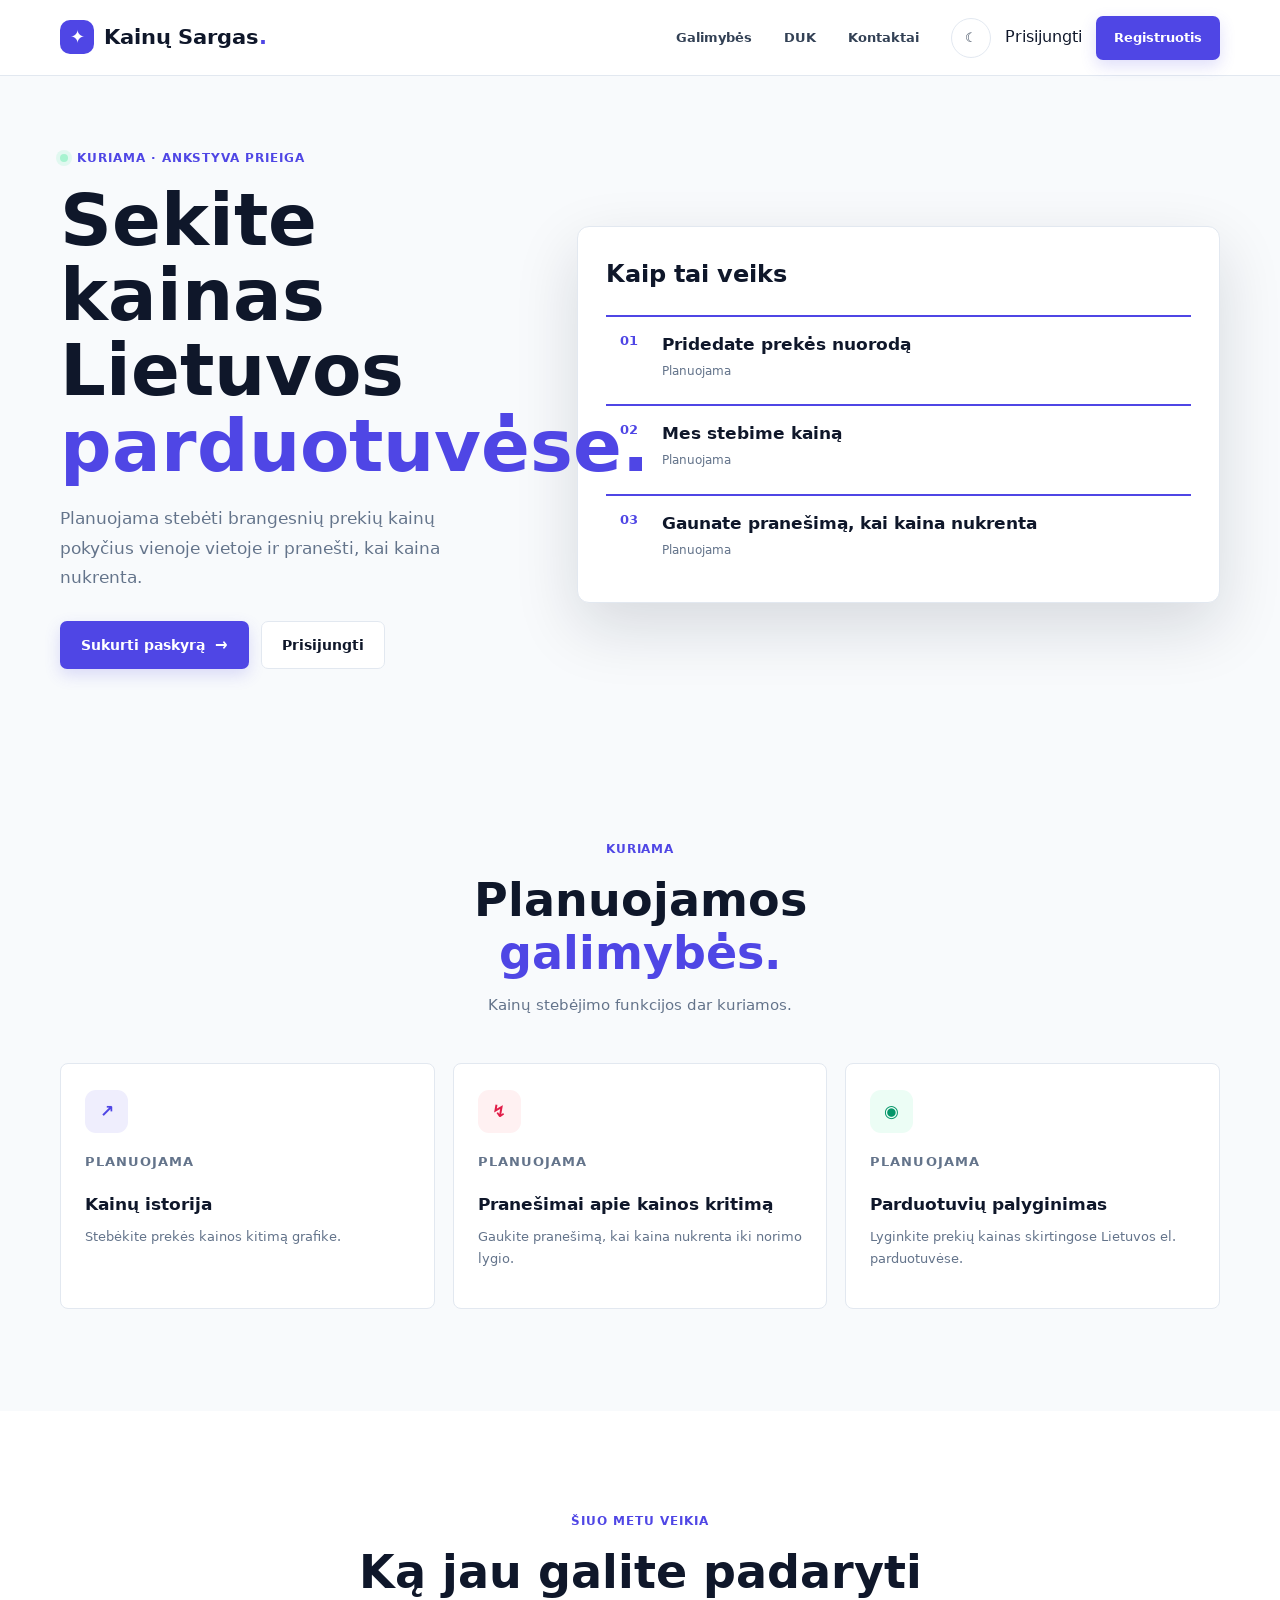
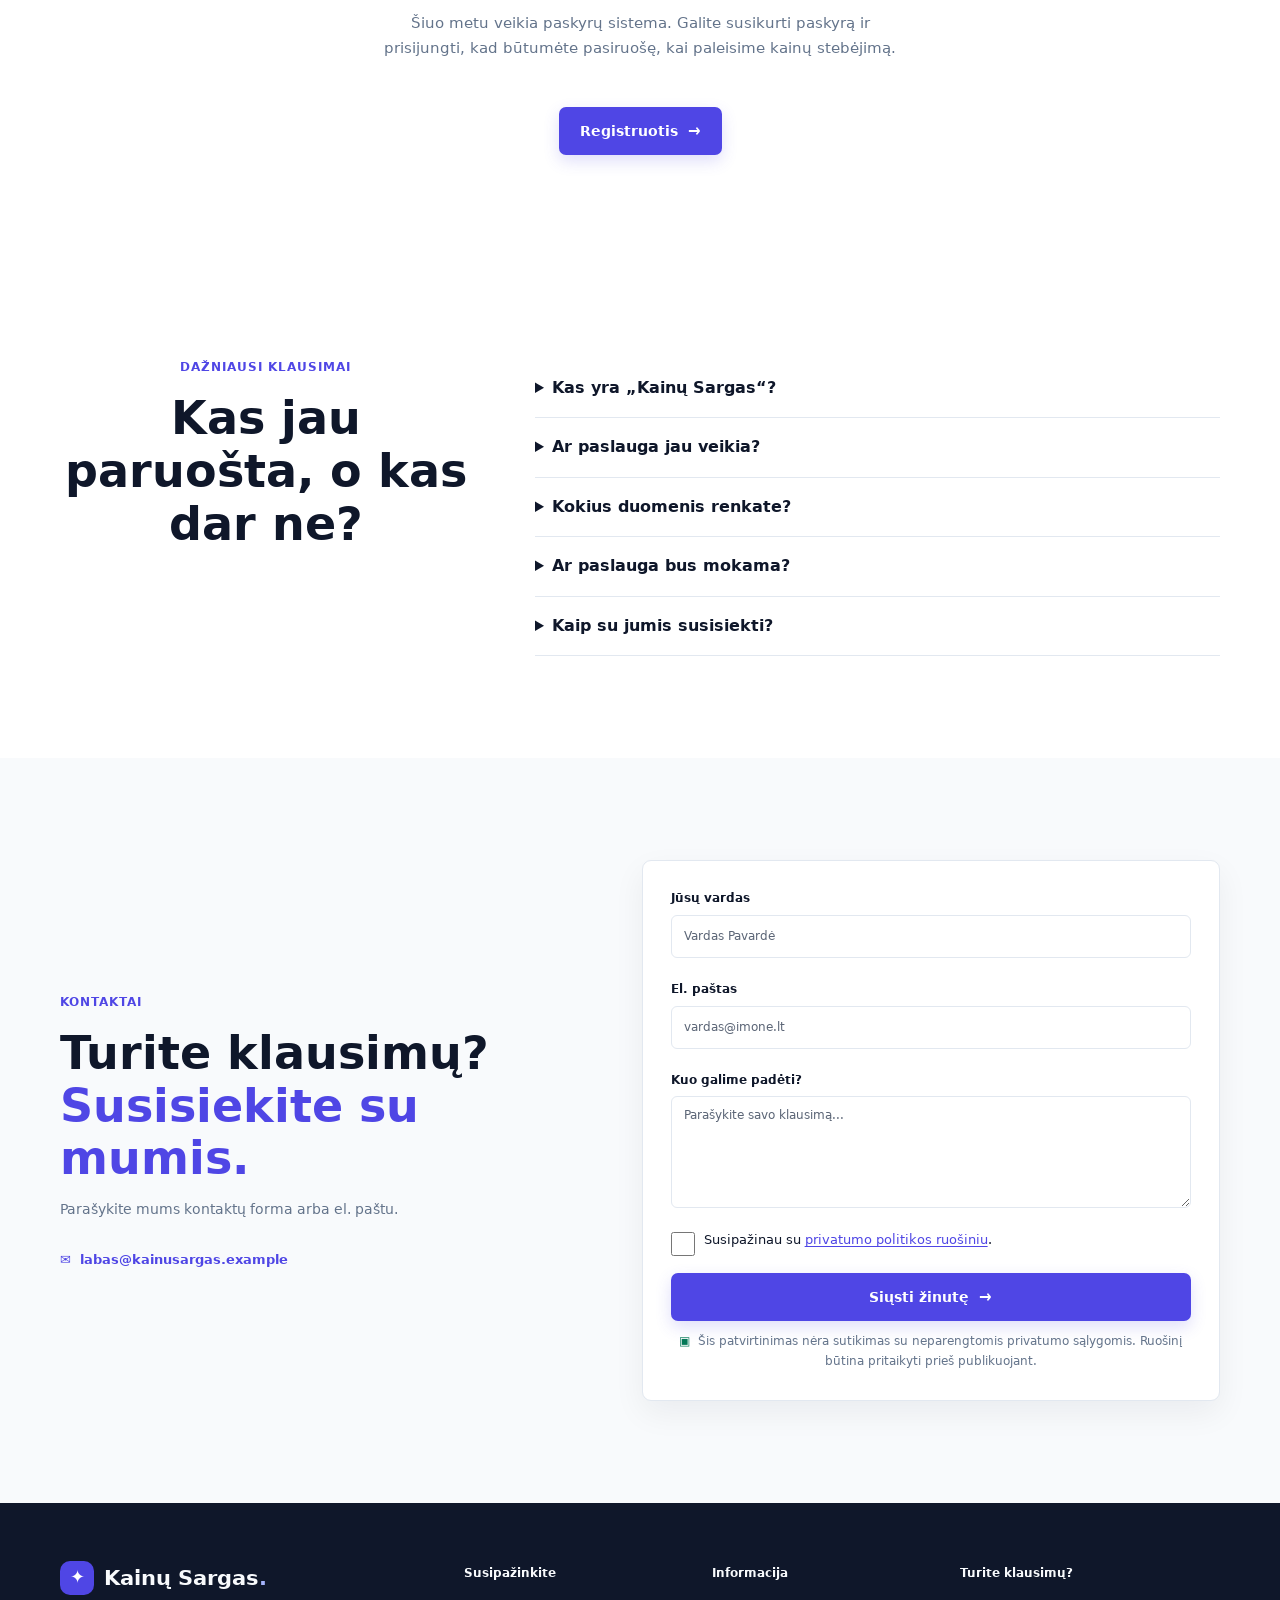
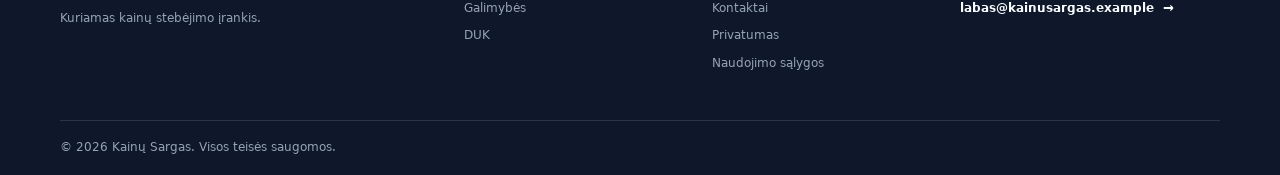
<file: index.html>
<!doctype html>
<html lang="lt" data-theme="light">
<head>
  <meta charset="utf-8">
  <meta name="viewport" content="width=device-width, initial-scale=1">
  <meta name="theme-color" content="#4f46e5">
  <meta name="description" content="„Kainų Sargas“ – kuriamas įrankis prekių kainoms Lietuvos internetinėse parduotuvėse stebėti. Šiuo metu veikia paskyrų sistema.">
  <meta name="robots" content="index, follow">
  <meta property="og:type" content="website">
  <meta property="og:locale" content="lt_LT">
  <meta property="og:title" content="Kainų Sargas – kainų stebėjimas Lietuvos parduotuvėse">
  <meta property="og:description" content="Kuriamas įrankis prekių kainoms Lietuvos internetinėse parduotuvėse stebėti. Šiuo metu veikia paskyrų sistema.">
  <meta property="og:url" content="https://kainusargas.example/">
  <meta property="og:image" content="https://kainusargas.example/assets/og-cover.png">
  <meta property="og:image:width" content="1200">
  <meta property="og:image:height" content="630">
  <link rel="canonical" href="https://kainusargas.example/">
  <meta name="twitter:card" content="summary_large_image">
  <meta name="twitter:image" content="https://kainusargas.example/assets/og-cover.png">
  <meta name="twitter:title" content="Kainų Sargas – kainų stebėjimas Lietuvos parduotuvėse">
  <meta name="twitter:description" content="Kuriamas įrankis prekių kainoms Lietuvos internetinėse parduotuvėse stebėti. Šiuo metu veikia paskyrų sistema.">
  <title>Kainų Sargas – kainų stebėjimas Lietuvos parduotuvėse</title>
  <link rel="icon" href="assets/favicon.svg" type="image/svg+xml">
  <link rel="apple-touch-icon" href="assets/favicon-180.png">
  <script src="site-config.js"></script>
  <script src="theme-init.js"></script>
  <link rel="stylesheet" href="style.css">
  <script src="script.js" defer></script>
</head>
<body>
  <a class="skip-link" href="#main">Pereiti prie turinio</a>

  <!-- Sticky navigation keeps the primary actions available throughout the page. -->
  <header class="site-header" id="top">
    <div class="container header-inner">
      <a class="brand" href="#top" aria-label="Kainų Sargas: pradžia" data-brand-home>
        <span class="brand-mark" aria-hidden="true"><span class="icon icon-compass" aria-hidden="true"></span></span>
        <span><span data-brand-name>Kainų Sargas</span><span class="brand-period">.</span></span>
      </a>

      <button class="menu-toggle" type="button" aria-label="Atidaryti navigacijos meniu" aria-expanded="false" aria-controls="primary-navigation">
        <span></span><span></span><span></span>
      </button>

      <nav class="primary-navigation" id="primary-navigation" aria-label="Pagrindinė navigacija">
        <a href="#features">Galimybės</a>
        <a href="#faq">DUK</a>
        <a href="#contact">Kontaktai</a>
        <div class="mobile-nav-actions">
          <a data-auth-nav="login" href="login.html">Prisijungti</a>
          <a data-auth-nav="register" class="button button-primary button-small" href="register.html">Registruotis</a>
          <a data-auth-nav="dashboard" class="button button-primary button-small" href="dashboard.html" hidden>Mano paskyra</a>
        </div>
      </nav>

      <div class="header-actions">
        <button class="theme-toggle theme-toggle-desktop" type="button" aria-label="Įjungti tamsią temą" aria-pressed="false" title="Keisti spalvų temą">
          <span class="icon icon-moon" aria-hidden="true"></span>
          <span class="theme-toggle-label">Tamsi tema</span>
        </button>
        <a data-auth-nav="login" href="login.html">Prisijungti</a>
        <a data-auth-nav="register" class="button button-primary button-small" href="register.html">Registruotis</a>
        <a data-auth-nav="dashboard" class="button button-primary button-small" href="dashboard.html" hidden>Mano paskyra</a>
      </div>
    </div>
  </header>

  <main id="main">
    <section class="hero section-shell" aria-labelledby="hero-title">
      <div class="container hero-layout">
        <div class="hero-copy">
          <p class="eyebrow"><span class="eyebrow-dot"></span> Kuriama · ankstyva prieiga</p>
          <h1 id="hero-title">Sekite kainas Lietuvos <span>parduotuvėse.</span></h1>
          <p class="hero-description">Planuojama stebėti brangesnių prekių kainų pokyčius vienoje vietoje ir pranešti, kai kaina nukrenta.</p>
          <div class="hero-actions">
            <a class="button button-primary" href="register.html">Sukurti paskyrą <span class="icon icon-arrow-right" aria-hidden="true"></span></a>
            <a class="button button-secondary" href="login.html">Prisijungti</a>
          </div>
        </div>
        <div class="hero-plan-card">
          <h2>Kaip tai veiks</h2>
          <ol class="steps-grid">
            <li><span class="step-number">01</span><h3>Pridedate prekės nuorodą</h3><p>Planuojama</p></li>
            <li><span class="step-number">02</span><h3>Mes stebime kainą</h3><p>Planuojama</p></li>
            <li><span class="step-number">03</span><h3>Gaunate pranešimą, kai kaina nukrenta</h3><p>Planuojama</p></li>
          </ol>
        </div>
      </div>
    </section>

    <section class="section section-soft" id="features" aria-labelledby="features-title">
      <div class="container">
        <div class="section-heading">
          <p class="eyebrow">Kuriama</p>
          <h2 id="features-title">Planuojamos <span>galimybės.</span></h2>
          <p>Kainų stebėjimo funkcijos dar kuriamos.</p>
        </div>
        <div class="feature-grid">
          <article class="feature-card">
            <div class="feature-icon icon-indigo"><span class="icon icon-chart-line" aria-hidden="true"></span></div>
            <p class="eyebrow">Planuojama</p>
            <h3>Kainų istorija</h3>
            <p>Stebėkite prekės kainos kitimą grafike.</p>
          </article>
          <article class="feature-card">
            <div class="feature-icon icon-coral"><span class="icon icon-bolt" aria-hidden="true"></span></div>
            <p class="eyebrow">Planuojama</p>
            <h3>Pranešimai apie kainos kritimą</h3>
            <p>Gaukite pranešimą, kai kaina nukrenta iki norimo lygio.</p>
          </article>
          <article class="feature-card">
            <div class="feature-icon icon-mint"><span class="icon icon-circle-nodes" aria-hidden="true"></span></div>
            <p class="eyebrow">Planuojama</p>
            <h3>Parduotuvių palyginimas</h3>
            <p>Lyginkite prekių kainas skirtingose Lietuvos el. parduotuvėse.</p>
          </article>
        </div>
      </div>
    </section>

    <section class="section" id="account-ready" aria-labelledby="account-ready-title">
      <div class="container">
        <div class="section-heading">
          <p class="eyebrow">Šiuo metu veikia</p>
          <h2 id="account-ready-title">Ką jau galite padaryti</h2>
          <p>Šiuo metu veikia paskyrų sistema. Galite susikurti paskyrą ir prisijungti, kad būtumėte pasiruošę, kai paleisime kainų stebėjimą.</p>
        </div>
        <div class="hero-actions account-ready-action">
          <a class="button button-primary" href="register.html">Registruotis <span class="icon icon-arrow-right" aria-hidden="true"></span></a>
        </div>
      </div>
    </section>

    <section class="section faq-section" id="faq" aria-labelledby="faq-title">
      <div class="container faq-layout">
        <div class="section-heading">
          <p class="eyebrow">Dažniausi klausimai</p>
          <h2 id="faq-title">Kas jau paruošta, o kas dar ne?</h2>
        </div>
        <div class="faq-list">
          <details><summary>Kas yra „<span data-brand-name>Kainų Sargas</span>“?</summary><p>Tai įrankis, skirtas stebėti prekių kainas Lietuvos internetinėse parduotuvėse ir pranešti joms nukritus.</p></details>
          <details><summary>Ar paslauga jau veikia?</summary><p>Produktas kuriamas. Paskyrų sistema veikia, tačiau kainų stebėjimo funkcijos dar kuriamos.</p></details>
          <details><summary>Kokius duomenis renkate?</summary><p>Paskyrai sukurti renkamas el. pašto adresas. Slaptažodis saugomas kaip maiša, o prisijungimo sesija – naršyklės vietinėje saugykloje. Kontaktų forma gali rinkti vardą, el. paštą ir žinutę. Daugiau informacijos pateikta <a href="privacy.html">privatumo politikoje</a>.</p></details>
          <details><summary>Ar paslauga bus mokama?</summary><p>Dar sprendžiama.</p></details>
          <details><summary>Kaip su jumis susisiekti?</summary><p>Užpildykite kontaktų formą puslapio apačioje arba parašykite el. paštu.</p></details>
        </div>
      </div>
    </section>

    <section class="section contact-section" id="contact" aria-labelledby="contact-title">
      <div class="container contact-layout">
        <div class="contact-copy">
          <p class="eyebrow">Kontaktai</p>
          <h2 id="contact-title">Turite klausimų? <span>Susisiekite su mumis.</span></h2>
          <p>Parašykite mums kontaktų forma arba el. paštu.</p>
          <a class="contact-email" href="mailto:labas@kainusargas.example" data-contact-link><span class="icon icon-envelope" aria-hidden="true"></span> <span data-contact-email>labas@kainusargas.example</span></a>
        </div>
        <form class="contact-form" id="contact-form" method="post" novalidate>
          <div class="form-honeypot" aria-hidden="true"><label for="contact-website">Palikite šį lauką tuščią</label><input id="contact-website" name="website" type="text" tabindex="-1" autocomplete="off"></div>
          <div class="form-field">
            <label for="contact-name">Jūsų vardas</label>
            <input id="contact-name" name="name" type="text" autocomplete="name" placeholder="Vardas Pavardė" required minlength="2" maxlength="80" aria-describedby="name-error">
            <span class="field-error" id="name-error" aria-live="polite"></span>
          </div>
          <div class="form-field">
            <label for="contact-email">El. paštas</label>
            <input id="contact-email" name="email" type="email" autocomplete="email" placeholder="vardas@imone.lt" required maxlength="254" aria-describedby="email-error">
            <span class="field-error" id="email-error" aria-live="polite"></span>
          </div>
          <div class="form-field">
            <label for="contact-message">Kuo galime padėti?</label>
            <textarea id="contact-message" name="message" rows="4" placeholder="Parašykite savo klausimą..." required minlength="10" maxlength="2000" aria-describedby="message-error"></textarea>
            <span class="field-error" id="message-error" aria-live="polite"></span>
          </div>
          <div class="form-consent">
            <label><input id="privacy-ack" name="privacy_ack" type="checkbox" required aria-describedby="privacy-error"><span>Susipažinau su <a href="privacy.html">privatumo politikos ruošiniu</a>.</span></label>
            <span class="field-error" id="privacy-error" aria-live="polite"></span>
          </div>
          <button class="button button-primary form-submit" type="submit">Siųsti žinutę <span class="icon icon-arrow-right" aria-hidden="true"></span></button>
          <noscript><p class="noscript-note">Forma veikia tik įjungus JavaScript. Rašykite el. paštu: <a href="mailto:labas@kainusargas.example">labas@kainusargas.example</a>.</p></noscript>
          <p class="form-privacy"><span class="icon icon-lock" aria-hidden="true"></span> Šis patvirtinimas nėra sutikimas su neparengtomis privatumo sąlygomis. Ruošinį būtina pritaikyti prieš publikuojant.</p>
        </form>
      </div>
    </section>
  </main>

  <footer class="site-footer" id="footer">
    <div class="container footer-main">
      <div class="footer-brand-block">
        <a class="brand" href="#top" aria-label="Kainų Sargas: pradžia" data-brand-home><span class="brand-mark" aria-hidden="true"><span class="icon icon-compass" aria-hidden="true"></span></span><span><span data-brand-name>Kainų Sargas</span><span class="brand-period">.</span></span></a>
        <p>Kuriamas kainų stebėjimo įrankis.</p>
      </div>
      <div class="footer-links"><h2>Susipažinkite</h2><a href="#features">Galimybės</a><a href="#faq">DUK</a></div>
      <div class="footer-links"><h2>Informacija</h2><a href="#contact">Kontaktai</a><a href="privacy.html">Privatumas</a><a href="terms.html">Naudojimo sąlygos</a></div>
      <div class="footer-contact"><h2>Turite klausimų?</h2><a class="contact-email" href="mailto:labas@kainusargas.example" data-contact-link><span data-contact-email>labas@kainusargas.example</span><span class="icon icon-arrow-right" aria-hidden="true"></span></a></div>
    </div>
    <div class="container footer-bottom"><p>© <span id="current-year">2026</span> <span data-brand-name>Kainų Sargas</span>. Visos teisės saugomos.</p></div>
  </footer>

  <div class="toast" id="form-toast" role="status" aria-live="polite" aria-atomic="true">
    <span class="toast-icon"><span class="icon icon-check" aria-hidden="true"></span></span>
    <div><strong class="toast-title">Pranešimas</strong><span class="toast-message"></span></div>
    <button class="toast-close" type="button" aria-label="Uždaryti pranešimą"><span class="icon icon-xmark" aria-hidden="true"></span></button>
  </div>
</body>
</html>
</file>
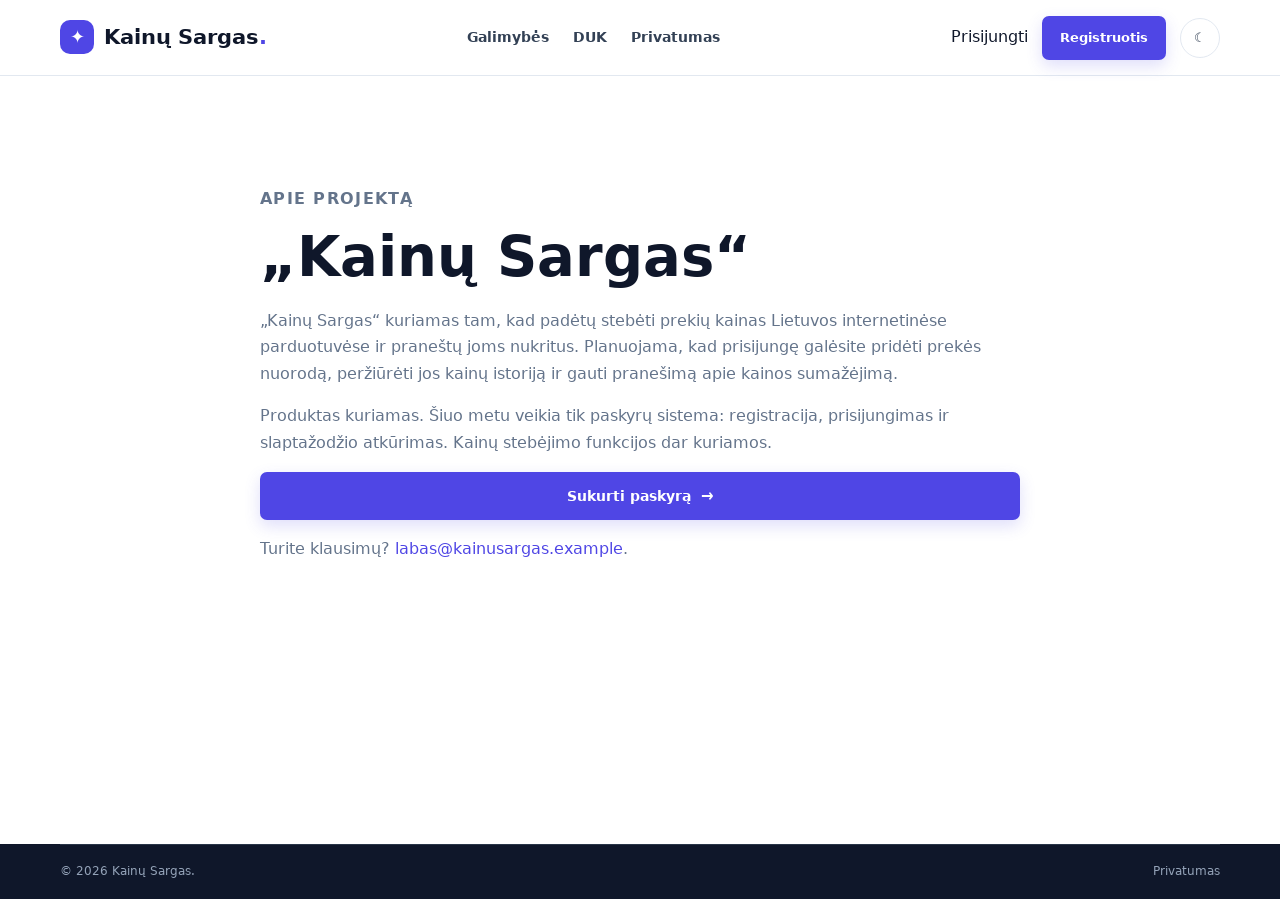
<file: about.html>
<!doctype html>
<html lang="lt" data-theme="light">
<head>
  <meta charset="utf-8">
  <meta name="viewport" content="width=device-width, initial-scale=1">
  <meta name="theme-color" content="#4f46e5">
  <meta name="description" content="Apie „Kainų Sargą“ – kuriamą įrankį prekių kainoms Lietuvos internetinėse parduotuvėse stebėti.">
  <title>Apie projektą – Kainų Sargas</title>
  <link rel="icon" href="assets/favicon.svg" type="image/svg+xml">
  <script src="site-config.js"></script>
  <script src="theme-init.js"></script>
  <link rel="stylesheet" href="style.css">
  <script src="script.js" defer></script>
</head>
<body class="document-page">
  <a class="skip-link" href="#main">Pereiti prie turinio</a>
  <header class="site-header">
    <div class="container header-inner">
      <a class="brand" href="index.html" data-brand-home><span class="brand-mark" aria-hidden="true"><span class="icon icon-compass"></span></span><span><span data-brand-name>Kainų Sargas</span><span class="brand-period">.</span></span></a>
      <nav class="document-nav" aria-label="Puslapio navigacija"><a href="index.html#features">Galimybės</a><a href="index.html#faq">DUK</a><a href="privacy.html">Privatumas</a></nav>
      <div class="header-actions document-header-actions"><a data-auth-nav="login" href="login.html">Prisijungti</a><a data-auth-nav="register" class="button button-primary button-small" href="register.html">Registruotis</a><a data-auth-nav="dashboard" class="button button-primary button-small" href="dashboard.html" hidden>Mano paskyra</a><button class="theme-toggle document-theme-toggle" type="button" aria-label="Įjungti tamsią temą" aria-pressed="false"><span class="icon icon-moon" aria-hidden="true"></span><span class="theme-toggle-label">Tamsi tema</span></button></div>
    </div>
  </header>
  <main class="document-content container" id="main">
    <p class="eyebrow">Apie projektą</p>
    <h1>„Kainų Sargas“</h1>
    <p>„Kainų Sargas“ kuriamas tam, kad padėtų stebėti prekių kainas Lietuvos internetinėse parduotuvėse ir praneštų joms nukritus. Planuojama, kad prisijungę galėsite pridėti prekės nuorodą, peržiūrėti jos kainų istoriją ir gauti pranešimą apie kainos sumažėjimą.</p>
    <p>Produktas kuriamas. Šiuo metu veikia tik paskyrų sistema: registracija, prisijungimas ir slaptažodžio atkūrimas. Kainų stebėjimo funkcijos dar kuriamos.</p>
    <p><a class="button button-primary" href="register.html">Sukurti paskyrą <span class="icon icon-arrow-right" aria-hidden="true"></span></a></p>
    <p>Turite klausimų? <a href="mailto:labas@kainusargas.example" data-contact-link data-contact-email>labas@kainusargas.example</a>.</p>
  </main>
  <footer class="site-footer"><div class="container footer-bottom"><p>© <span id="current-year">2026</span> <span data-brand-name>Kainų Sargas</span>.</p><a href="privacy.html">Privatumas</a></div></footer>
</body>
</html>
</file>
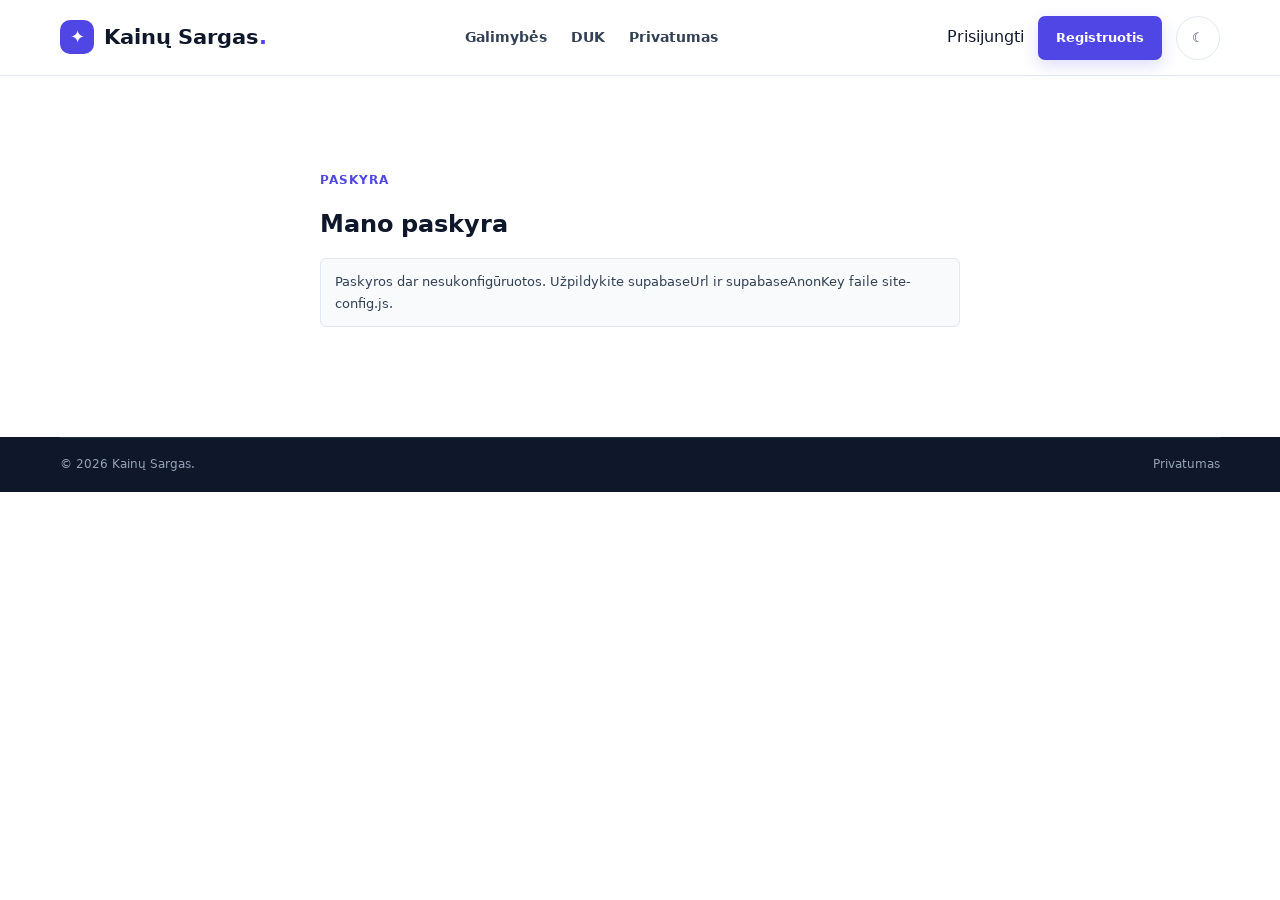
<file: dashboard.html>
<!doctype html>
<html lang="lt" data-theme="light">
<head>
  <meta charset="utf-8">
  <meta name="viewport" content="width=device-width, initial-scale=1">
  <meta name="theme-color" content="#4f46e5">
  <meta name="robots" content="noindex">
  <title>Mano paskyra – Kainų Sargas</title>
  <link rel="icon" href="assets/favicon.svg" type="image/svg+xml">
  <script src="site-config.js"></script>
  <script src="theme-init.js"></script>
  <link rel="stylesheet" href="style.css">
  <script src="script.js" defer></script>
</head>
<body class="document-page auth-page" data-auth-page="dashboard">
  <a class="skip-link" href="#main">Pereiti prie turinio</a>
  <header class="site-header">
    <div class="container header-inner">
      <a class="brand" href="index.html" data-brand-home><span class="brand-mark" aria-hidden="true"><span class="icon icon-compass"></span></span><span><span data-brand-name>Kainų Sargas</span><span class="brand-period">.</span></span></a>
      <nav class="document-nav" aria-label="Puslapio navigacija"><a href="index.html#features">Galimybės</a><a href="index.html#faq">DUK</a><a href="privacy.html">Privatumas</a></nav>
      <div class="header-actions document-header-actions">
        <a data-auth-nav="login" href="login.html">Prisijungti</a>
        <a data-auth-nav="register" class="button button-primary button-small" href="register.html">Registruotis</a>
        <a data-auth-nav="dashboard" href="dashboard.html" hidden>Mano paskyra</a>
        <button class="theme-toggle document-theme-toggle" type="button" aria-label="Įjungti tamsią temą" aria-pressed="false"><span class="icon icon-moon" aria-hidden="true"></span><span class="theme-toggle-label">Tamsi tema</span></button>
      </div>
    </div>
  </header>
  <main class="access-layout container" id="main">
    <section class="access-panel" aria-labelledby="dashboard-title">
      <p class="eyebrow">Paskyra</p>
      <h1 id="dashboard-title">Mano paskyra</h1>
      <p id="dashboard-message" class="auth-message" role="status">Tikrinama paskyra…</p>
      <!-- JavaScript nukreipimas yra tik patogumas; tikrą duomenų apsaugą užtikrina RLS visose lentelėse. -->
      <div id="dashboard-content" hidden>
        <p>Prisijungėte kaip <strong id="account-email"></strong>.</p>
        <p>Čia netrukus bus jūsų paskyros turinys.</p>
        <button class="button button-primary" id="sign-out" type="button">Atsijungti</button>
      </div>
    </section>
  </main>
  <footer class="site-footer"><div class="container footer-bottom"><p>© <span id="current-year">2026</span> <span data-brand-name>Kainų Sargas</span>.</p><a href="privacy.html">Privatumas</a></div></footer>
  <script>
    if (location.protocol === 'file:') {
      const message = document.querySelector('#auth-config-message, #dashboard-message');
      if (message) {
        message.textContent = 'Šiam puslapiui reikia http(s). Paleiskite per python3 -m http.server.';
        message.hidden = false;
      }
    }
  </script>
  <script src="assets/vendor/supabase.js"></script>
  <script type="module" src="auth.js"></script>
</body>
</html>
</file>
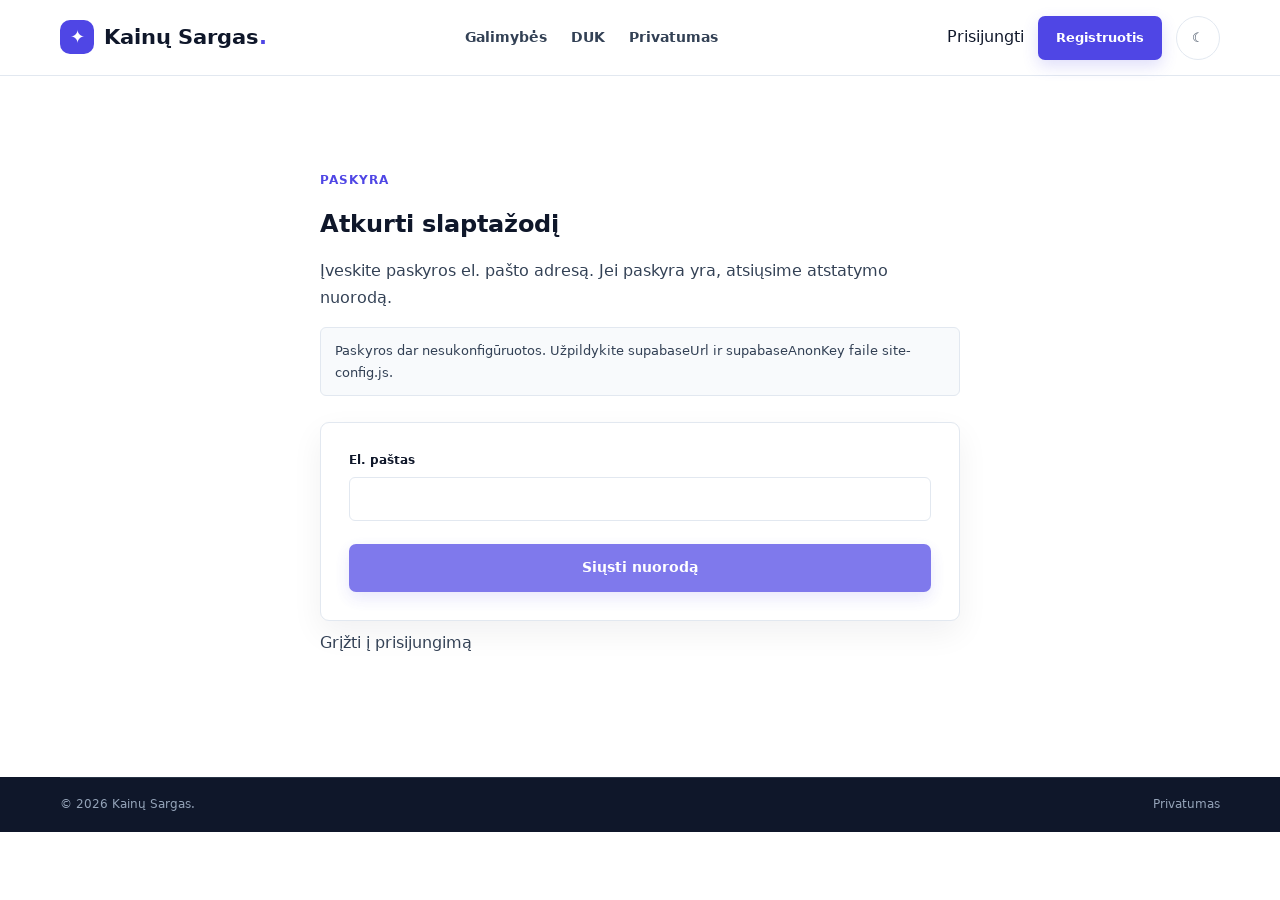
<file: forgot-password.html>
<!doctype html>
<html lang="lt" data-theme="light">
<head>
  <meta charset="utf-8">
  <meta name="viewport" content="width=device-width, initial-scale=1">
  <meta name="theme-color" content="#4f46e5">
  <meta name="robots" content="noindex">
  <title>Slaptažodžio atkūrimas – Kainų Sargas</title>
  <link rel="icon" href="assets/favicon.svg" type="image/svg+xml">
  <script src="site-config.js"></script>
  <script src="theme-init.js"></script>
  <link rel="stylesheet" href="style.css">
  <script src="script.js" defer></script>
</head>
<body class="document-page auth-page" data-auth-page="forgot-password">
  <a class="skip-link" href="#main">Pereiti prie turinio</a>
  <header class="site-header">
    <div class="container header-inner">
      <a class="brand" href="index.html" data-brand-home><span class="brand-mark" aria-hidden="true"><span class="icon icon-compass"></span></span><span><span data-brand-name>Kainų Sargas</span><span class="brand-period">.</span></span></a>
      <nav class="document-nav" aria-label="Puslapio navigacija"><a href="index.html#features">Galimybės</a><a href="index.html#faq">DUK</a><a href="privacy.html">Privatumas</a></nav>
      <div class="header-actions document-header-actions">
        <a data-auth-nav="login" href="login.html">Prisijungti</a>
        <a data-auth-nav="register" class="button button-primary button-small" href="register.html">Registruotis</a>
        <a data-auth-nav="dashboard" href="dashboard.html" hidden>Mano paskyra</a>
        <button class="theme-toggle document-theme-toggle" type="button" aria-label="Įjungti tamsią temą" aria-pressed="false"><span class="icon icon-moon" aria-hidden="true"></span><span class="theme-toggle-label">Tamsi tema</span></button>
      </div>
    </div>
  </header>
  <main class="access-layout container" id="main">
    <section class="access-panel" aria-labelledby="forgot-title">
      <p class="eyebrow">Paskyra</p>
      <h1 id="forgot-title">Atkurti slaptažodį</h1>
      <p>Įveskite paskyros el. pašto adresą. Jei paskyra yra, atsiųsime atstatymo nuorodą.</p>
      <p id="auth-config-message" class="auth-notice" role="status">Paskyros dar nesukonfigūruotos. Užpildykite supabaseUrl ir supabaseAnonKey faile site-config.js.</p>
      <p id="auth-message" class="auth-message" role="status" aria-live="polite"></p>
      <form class="contact-form access-form" id="auth-form" data-auth-form novalidate>
        <fieldset class="auth-fields" disabled>
          <legend class="visually-hidden">Paskyros el. paštas</legend>
          <div class="form-field">
            <label for="email">El. paštas</label>
            <input id="email" name="email" data-label="El. paštas" type="email" autocomplete="email" required maxlength="254" aria-describedby="email-error">
            <span class="field-error" id="email-error" aria-live="polite"></span>
          </div>
          <button class="button button-primary form-submit" type="submit" data-label="Siųsti nuorodą" disabled>Siųsti nuorodą</button>
        </fieldset>
      </form>
      <p><a href="login.html">Grįžti į prisijungimą</a></p>
    </section>
  </main>
  <footer class="site-footer"><div class="container footer-bottom"><p>© <span id="current-year">2026</span> <span data-brand-name>Kainų Sargas</span>.</p><a href="privacy.html">Privatumas</a></div></footer>
  <script>
    if (location.protocol === 'file:') {
      const message = document.querySelector('#auth-config-message, #dashboard-message');
      if (message) {
        message.textContent = 'Šiam puslapiui reikia http(s). Paleiskite per python3 -m http.server.';
        message.hidden = false;
      }
    }
  </script>
  <script src="assets/vendor/supabase.js"></script>
  <script type="module" src="auth.js"></script>
</body>
</html>
</file>
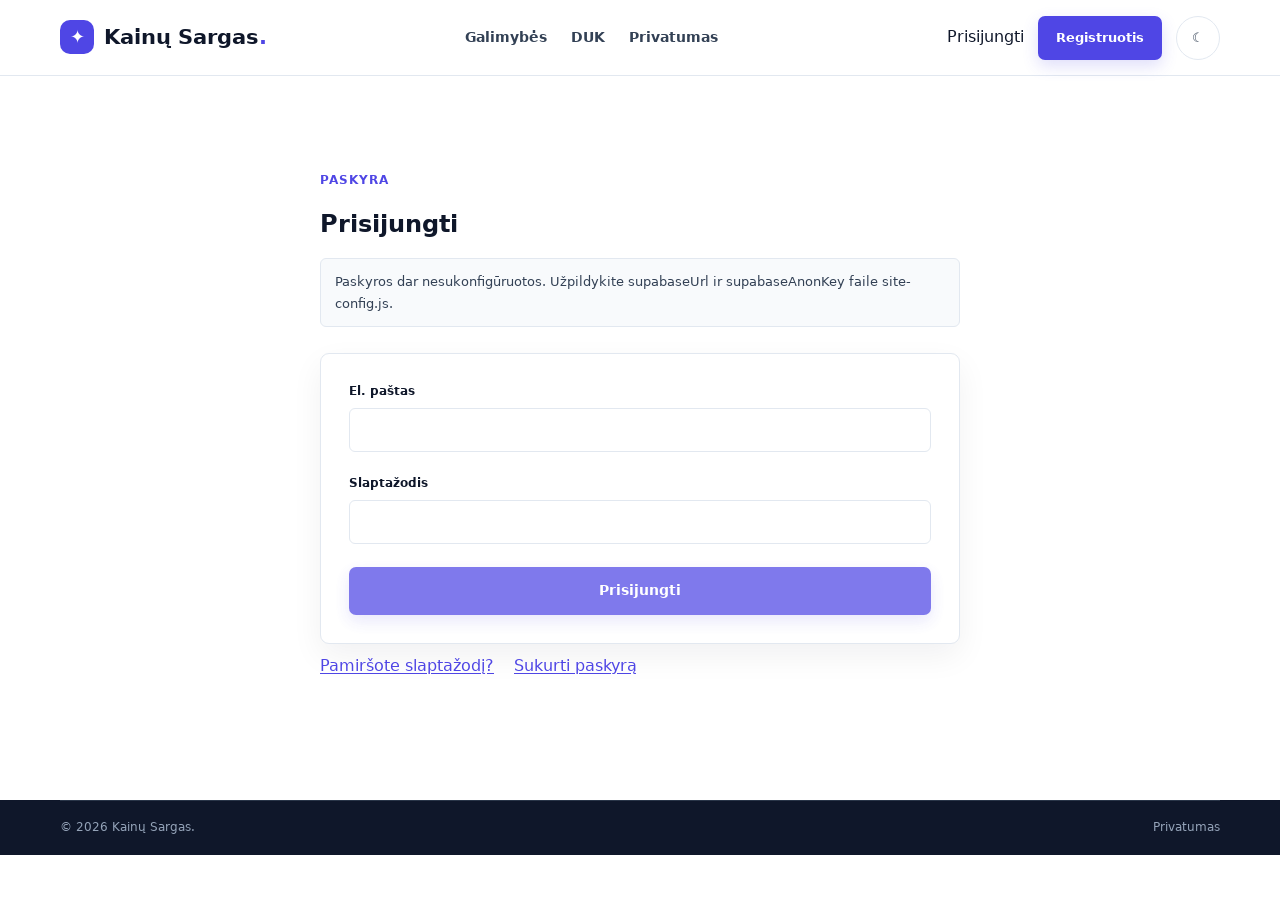
<file: login.html>
<!doctype html>
<html lang="lt" data-theme="light">
<head>
  <meta charset="utf-8">
  <meta name="viewport" content="width=device-width, initial-scale=1">
  <meta name="theme-color" content="#4f46e5">
  <meta name="robots" content="noindex">
  <title>Prisijungimas – Kainų Sargas</title>
  <link rel="icon" href="assets/favicon.svg" type="image/svg+xml">
  <script src="site-config.js"></script>
  <script src="theme-init.js"></script>
  <link rel="stylesheet" href="style.css">
  <script src="script.js" defer></script>
</head>
<body class="document-page auth-page" data-auth-page="login">
  <a class="skip-link" href="#main">Pereiti prie turinio</a>
  <header class="site-header">
    <div class="container header-inner">
      <a class="brand" href="index.html" data-brand-home><span class="brand-mark" aria-hidden="true"><span class="icon icon-compass"></span></span><span><span data-brand-name>Kainų Sargas</span><span class="brand-period">.</span></span></a>
      <nav class="document-nav" aria-label="Puslapio navigacija"><a href="index.html#features">Galimybės</a><a href="index.html#faq">DUK</a><a href="privacy.html">Privatumas</a></nav>
      <div class="header-actions document-header-actions">
        <a data-auth-nav="login" href="login.html">Prisijungti</a>
        <a data-auth-nav="register" class="button button-primary button-small" href="register.html">Registruotis</a>
        <a data-auth-nav="dashboard" href="dashboard.html" hidden>Mano paskyra</a>
        <button class="theme-toggle document-theme-toggle" type="button" aria-label="Įjungti tamsią temą" aria-pressed="false"><span class="icon icon-moon" aria-hidden="true"></span><span class="theme-toggle-label">Tamsi tema</span></button>
      </div>
    </div>
  </header>
  <main class="access-layout container" id="main">
    <section class="access-panel" aria-labelledby="login-title">
      <p class="eyebrow">Paskyra</p>
      <h1 id="login-title">Prisijungti</h1>
      <p id="auth-config-message" class="auth-notice" role="status">Paskyros dar nesukonfigūruotos. Užpildykite supabaseUrl ir supabaseAnonKey faile site-config.js.</p>
      <p id="auth-message" class="auth-message" role="status" aria-live="polite"></p>
      <form class="contact-form access-form" id="auth-form" data-auth-form novalidate>
        <fieldset class="auth-fields" disabled>
          <legend class="visually-hidden">Prisijungimo duomenys</legend>
          <div class="form-field">
            <label for="email">El. paštas</label>
            <input id="email" name="email" data-label="El. paštas" type="email" autocomplete="email" required maxlength="254" aria-describedby="email-error">
            <span class="field-error" id="email-error" aria-live="polite"></span>
          </div>
          <div class="form-field">
            <label for="password">Slaptažodis</label>
            <input id="password" name="password" data-label="Slaptažodis" type="password" autocomplete="current-password" required aria-describedby="password-error">
            <span class="field-error" id="password-error" aria-live="polite"></span>
          </div>
          <button class="button button-primary form-submit" type="submit" data-label="Prisijungti" disabled>Prisijungti</button>
        </fieldset>
      </form>
      <p class="auth-links"><a href="forgot-password.html">Pamiršote slaptažodį?</a><a href="register.html">Sukurti paskyrą</a></p>
    </section>
  </main>
  <footer class="site-footer"><div class="container footer-bottom"><p>© <span id="current-year">2026</span> <span data-brand-name>Kainų Sargas</span>.</p><a href="privacy.html">Privatumas</a></div></footer>
  <script>
    if (location.protocol === 'file:') {
      const message = document.querySelector('#auth-config-message, #dashboard-message');
      if (message) {
        message.textContent = 'Šiam puslapiui reikia http(s). Paleiskite per python3 -m http.server.';
        message.hidden = false;
      }
    }
  </script>
  <script src="assets/vendor/supabase.js"></script>
  <script type="module" src="auth.js"></script>
</body>
</html>
</file>
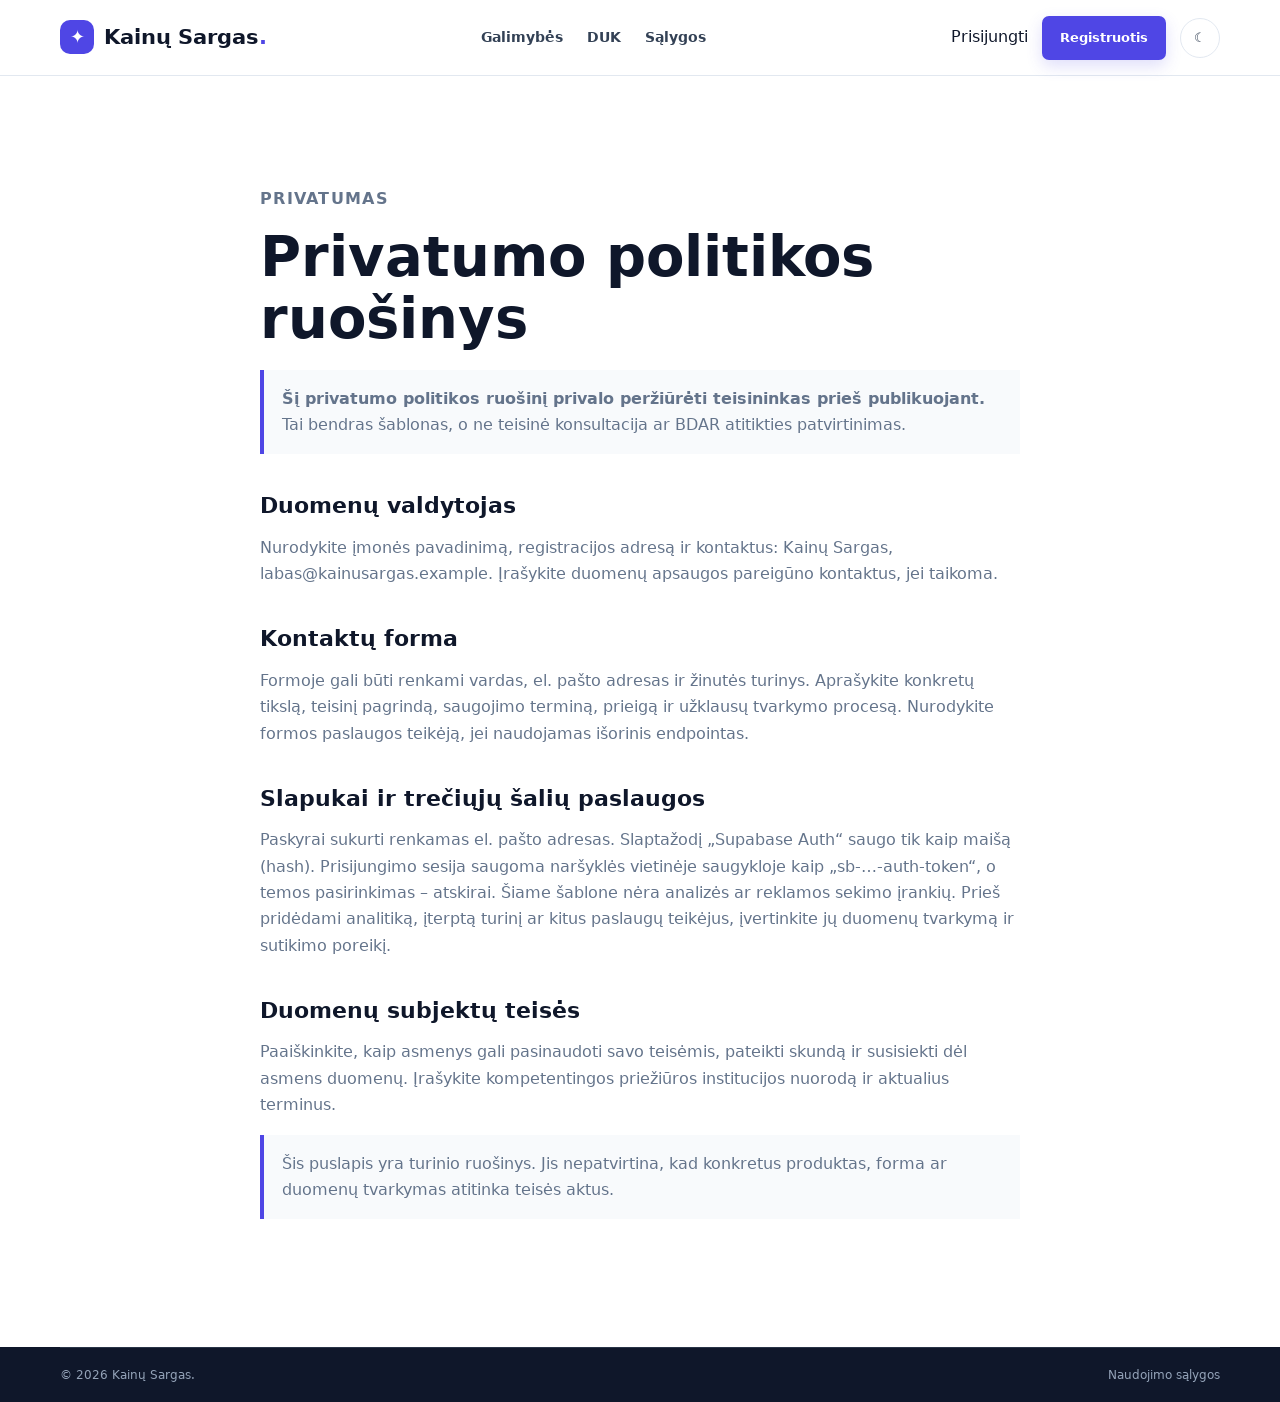
<file: privacy.html>
<!doctype html>
<html lang="lt" data-theme="light">
<head>
  <meta charset="utf-8">
  <meta name="viewport" content="width=device-width, initial-scale=1">
  <meta name="theme-color" content="#4f46e5">
  <meta name="description" content="Privatumo politikos ruošinys, kurį reikia pritaikyti faktiniam duomenų tvarkymui.">
  <title>Privatumas – Kainų Sargas</title>
  <link rel="icon" href="assets/favicon.svg" type="image/svg+xml">
  <script src="site-config.js"></script>
  <script src="theme-init.js"></script>
  <link rel="stylesheet" href="style.css">
  <script src="script.js" defer></script>
</head>
<body class="document-page">
  <a class="skip-link" href="#main">Pereiti prie turinio</a>
  <header class="site-header">
    <div class="container header-inner">
      <a class="brand" href="index.html" data-brand-home><span class="brand-mark" aria-hidden="true"><span class="icon icon-compass"></span></span><span><span data-brand-name>Kainų Sargas</span><span class="brand-period">.</span></span></a>
      <nav class="document-nav" aria-label="Puslapio navigacija"><a href="index.html#features">Galimybės</a><a href="index.html#faq">DUK</a><a href="terms.html">Sąlygos</a></nav>
      <div class="header-actions document-header-actions"><a data-auth-nav="login" href="login.html">Prisijungti</a><a data-auth-nav="register" class="button button-primary button-small" href="register.html">Registruotis</a><a data-auth-nav="dashboard" class="button button-primary button-small" href="dashboard.html" hidden>Mano paskyra</a><button class="theme-toggle document-theme-toggle" type="button" aria-label="Įjungti tamsią temą" aria-pressed="false"><span class="icon icon-moon" aria-hidden="true"></span><span class="theme-toggle-label">Tamsi tema</span></button></div>
    </div>
  </header>
  <main class="document-content container" id="main">
    <p class="eyebrow">Privatumas</p>
    <h1>Privatumo politikos ruošinys</h1>
    <p class="template-disclaimer"><strong>Šį privatumo politikos ruošinį privalo peržiūrėti teisininkas prieš publikuojant.</strong> Tai bendras šablonas, o ne teisinė konsultacija ar BDAR atitikties patvirtinimas.</p>
    <h2>Duomenų valdytojas</h2>
    <p>Nurodykite įmonės pavadinimą, registracijos adresą ir kontaktus: <span data-brand-name>Pavyzdys</span>, <span data-contact-email>labas@pavyzdys.example</span>. Įrašykite duomenų apsaugos pareigūno kontaktus, jei taikoma.</p>
    <h2>Kontaktų forma</h2>
    <p>Formoje gali būti renkami vardas, el. pašto adresas ir žinutės turinys. Aprašykite konkretų tikslą, teisinį pagrindą, saugojimo terminą, prieigą ir užklausų tvarkymo procesą. Nurodykite formos paslaugos teikėją, jei naudojamas išorinis endpointas.</p>
    <h2>Slapukai ir trečiųjų šalių paslaugos</h2>
    <p>Paskyrai sukurti renkamas el. pašto adresas. Slaptažodį „Supabase Auth“ saugo tik kaip maišą (hash). Prisijungimo sesija saugoma naršyklės vietinėje saugykloje kaip „sb-…-auth-token“, o temos pasirinkimas – atskirai. Šiame šablone nėra analizės ar reklamos sekimo įrankių. Prieš pridėdami analitiką, įterptą turinį ar kitus paslaugų teikėjus, įvertinkite jų duomenų tvarkymą ir sutikimo poreikį.</p>
    <h2>Duomenų subjektų teisės</h2>
    <p>Paaiškinkite, kaip asmenys gali pasinaudoti savo teisėmis, pateikti skundą ir susisiekti dėl asmens duomenų. Įrašykite kompetentingos priežiūros institucijos nuorodą ir aktualius terminus.</p>
    <p class="template-disclaimer">Šis puslapis yra turinio ruošinys. Jis nepatvirtina, kad konkretus produktas, forma ar duomenų tvarkymas atitinka teisės aktus.</p>
  </main>
  <footer class="site-footer"><div class="container footer-bottom"><p>© <span id="current-year">2026</span> <span data-brand-name>Kainų Sargas</span>.</p><a href="terms.html">Naudojimo sąlygos</a></div></footer>
</body>
</html>
</file>
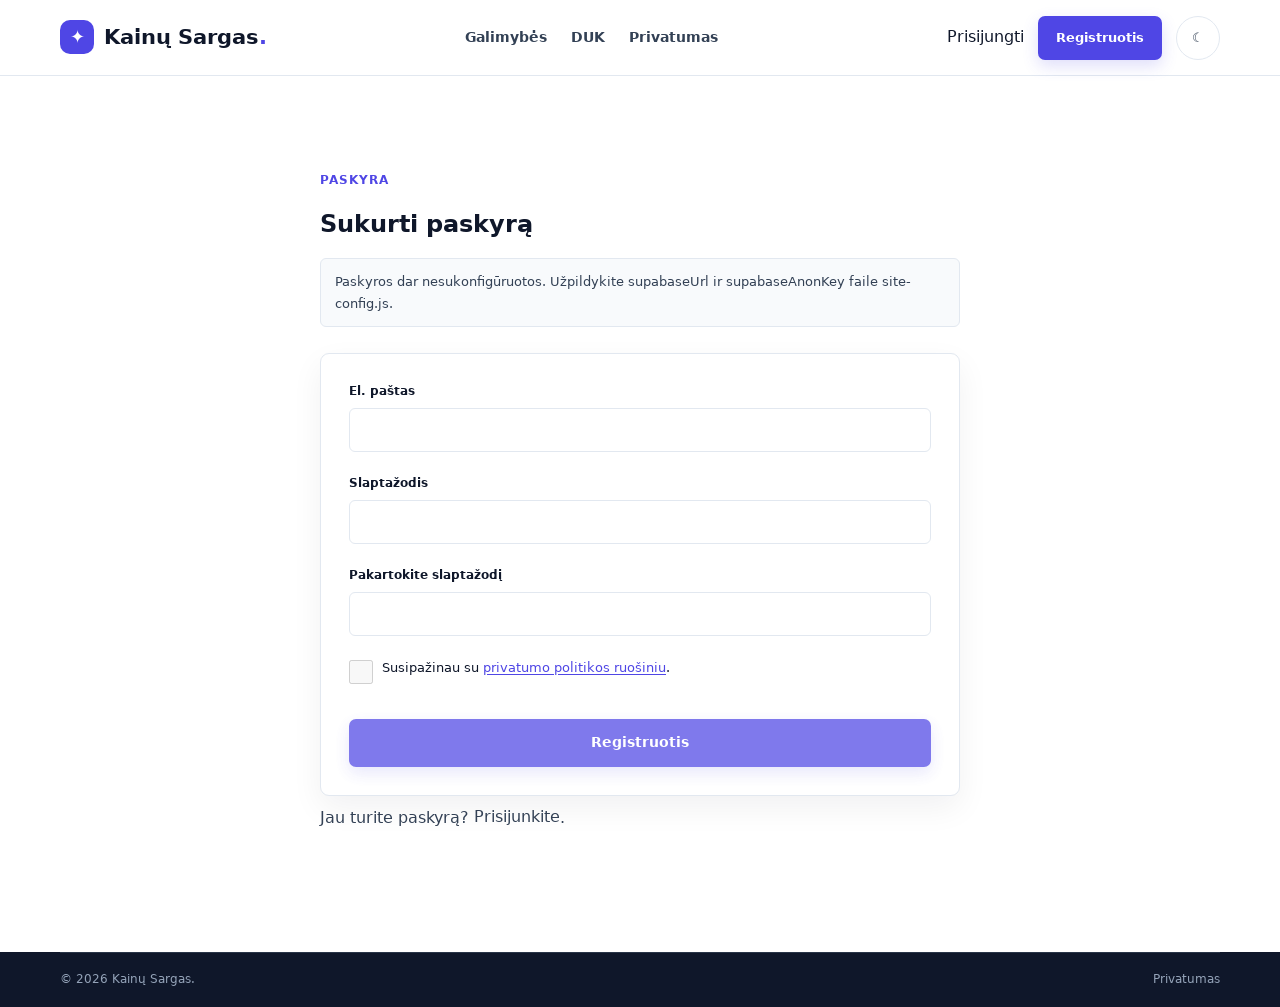
<file: register.html>
<!doctype html>
<html lang="lt" data-theme="light">
<head>
  <meta charset="utf-8">
  <meta name="viewport" content="width=device-width, initial-scale=1">
  <meta name="theme-color" content="#4f46e5">
  <meta name="robots" content="noindex">
  <title>Registracija – Kainų Sargas</title>
  <link rel="icon" href="assets/favicon.svg" type="image/svg+xml">
  <script src="site-config.js"></script>
  <script src="theme-init.js"></script>
  <link rel="stylesheet" href="style.css">
  <script src="script.js" defer></script>
</head>
<body class="document-page auth-page" data-auth-page="register">
  <a class="skip-link" href="#main">Pereiti prie turinio</a>
  <header class="site-header">
    <div class="container header-inner">
      <a class="brand" href="index.html" data-brand-home><span class="brand-mark" aria-hidden="true"><span class="icon icon-compass"></span></span><span><span data-brand-name>Kainų Sargas</span><span class="brand-period">.</span></span></a>
      <nav class="document-nav" aria-label="Puslapio navigacija"><a href="index.html#features">Galimybės</a><a href="index.html#faq">DUK</a><a href="privacy.html">Privatumas</a></nav>
      <div class="header-actions document-header-actions">
        <a data-auth-nav="login" href="login.html">Prisijungti</a>
        <a data-auth-nav="register" class="button button-primary button-small" href="register.html">Registruotis</a>
        <a data-auth-nav="dashboard" href="dashboard.html" hidden>Mano paskyra</a>
        <button class="theme-toggle document-theme-toggle" type="button" aria-label="Įjungti tamsią temą" aria-pressed="false"><span class="icon icon-moon" aria-hidden="true"></span><span class="theme-toggle-label">Tamsi tema</span></button>
      </div>
    </div>
  </header>
  <main class="access-layout container" id="main">
    <section class="access-panel" aria-labelledby="register-title">
      <p class="eyebrow">Paskyra</p>
      <h1 id="register-title">Sukurti paskyrą</h1>
      <p id="auth-config-message" class="auth-notice" role="status">Paskyros dar nesukonfigūruotos. Užpildykite supabaseUrl ir supabaseAnonKey faile site-config.js.</p>
      <p id="auth-message" class="auth-message" role="status" aria-live="polite"></p>
      <form class="contact-form access-form" id="auth-form" data-auth-form novalidate>
        <fieldset class="auth-fields" disabled>
          <legend class="visually-hidden">Paskyros duomenys</legend>
          <div class="form-field">
            <label for="email">El. paštas</label>
            <input id="email" name="email" data-label="El. paštas" type="email" autocomplete="email" required maxlength="254" aria-describedby="email-error">
            <span class="field-error" id="email-error" aria-live="polite"></span>
          </div>
          <div class="form-field">
            <label for="password">Slaptažodis</label>
            <input id="password" name="password" data-label="Slaptažodis" type="password" autocomplete="new-password" required minlength="8" aria-describedby="password-error">
            <span class="field-error" id="password-error" aria-live="polite"></span>
          </div>
          <div class="form-field">
            <label for="password-confirmation">Pakartokite slaptažodį</label>
            <input id="password-confirmation" name="password-confirmation" data-label="Pakartotas slaptažodis" type="password" autocomplete="new-password" required aria-describedby="password-confirmation-error">
            <span class="field-error" id="password-confirmation-error" aria-live="polite"></span>
          </div>
          <div class="form-consent auth-consent">
            <label><input id="privacy-ack" name="privacy_ack" type="checkbox" required aria-describedby="privacy-ack-error"><span>Susipažinau su <a href="privacy.html">privatumo politikos ruošiniu</a>.</span></label>
            <span class="field-error" id="privacy-ack-error" aria-live="polite"></span>
          </div>
          <button class="button button-primary form-submit" type="submit" data-label="Registruotis" disabled>Registruotis</button>
        </fieldset>
      </form>
      <p>Jau turite paskyrą? <a href="login.html">Prisijunkite</a>.</p>
    </section>
  </main>
  <footer class="site-footer"><div class="container footer-bottom"><p>© <span id="current-year">2026</span> <span data-brand-name>Kainų Sargas</span>.</p><a href="privacy.html">Privatumas</a></div></footer>
  <script>
    if (location.protocol === 'file:') {
      const message = document.querySelector('#auth-config-message, #dashboard-message');
      if (message) {
        message.textContent = 'Šiam puslapiui reikia http(s). Paleiskite per python3 -m http.server.';
        message.hidden = false;
      }
    }
  </script>
  <script src="assets/vendor/supabase.js"></script>
  <script type="module" src="auth.js"></script>
</body>
</html>
</file>
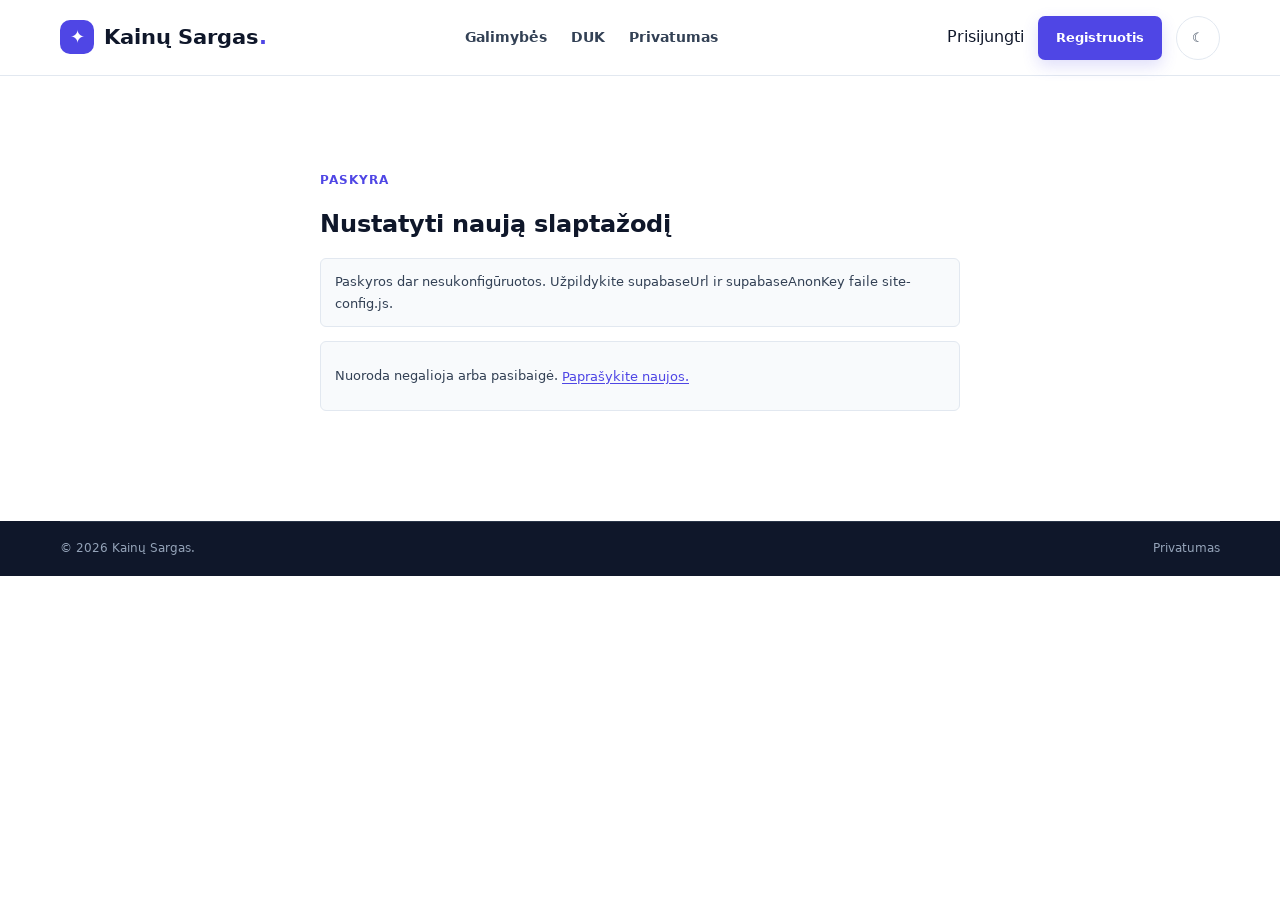
<file: reset-password.html>
<!doctype html>
<html lang="lt" data-theme="light">
<head>
  <meta charset="utf-8">
  <meta name="viewport" content="width=device-width, initial-scale=1">
  <meta name="theme-color" content="#4f46e5">
  <meta name="robots" content="noindex">
  <title>Naujas slaptažodis – Kainų Sargas</title>
  <link rel="icon" href="assets/favicon.svg" type="image/svg+xml">
  <script src="site-config.js"></script>
  <script src="theme-init.js"></script>
  <link rel="stylesheet" href="style.css">
  <script src="script.js" defer></script>
</head>
<body class="document-page auth-page" data-auth-page="reset-password">
  <a class="skip-link" href="#main">Pereiti prie turinio</a>
  <header class="site-header">
    <div class="container header-inner">
      <a class="brand" href="index.html" data-brand-home><span class="brand-mark" aria-hidden="true"><span class="icon icon-compass"></span></span><span><span data-brand-name>Kainų Sargas</span><span class="brand-period">.</span></span></a>
      <nav class="document-nav" aria-label="Puslapio navigacija"><a href="index.html#features">Galimybės</a><a href="index.html#faq">DUK</a><a href="privacy.html">Privatumas</a></nav>
      <div class="header-actions document-header-actions">
        <a data-auth-nav="login" href="login.html">Prisijungti</a>
        <a data-auth-nav="register" class="button button-primary button-small" href="register.html">Registruotis</a>
        <a data-auth-nav="dashboard" href="dashboard.html" hidden>Mano paskyra</a>
        <button class="theme-toggle document-theme-toggle" type="button" aria-label="Įjungti tamsią temą" aria-pressed="false"><span class="icon icon-moon" aria-hidden="true"></span><span class="theme-toggle-label">Tamsi tema</span></button>
      </div>
    </div>
  </header>
  <main class="access-layout container" id="main">
    <section class="access-panel" aria-labelledby="reset-title">
      <p class="eyebrow">Paskyra</p>
      <h1 id="reset-title">Nustatyti naują slaptažodį</h1>
      <p id="auth-config-message" class="auth-notice" role="status">Paskyros dar nesukonfigūruotos. Užpildykite supabaseUrl ir supabaseAnonKey faile site-config.js.</p>
      <p id="recovery-message" class="auth-message">Nuoroda negalioja arba pasibaigė. <a href="forgot-password.html">Paprašykite naujos.</a></p>
      <p id="auth-message" class="auth-message" role="status" aria-live="polite"></p>
      <form class="contact-form access-form" id="auth-form" data-auth-form hidden novalidate>
        <fieldset class="auth-fields" disabled>
          <legend class="visually-hidden">Naujo slaptažodžio duomenys</legend>
          <div class="form-field">
            <label for="password">Naujas slaptažodis</label>
            <input id="password" name="password" data-label="Slaptažodis" type="password" autocomplete="new-password" required minlength="8" aria-describedby="password-error">
            <span class="field-error" id="password-error" aria-live="polite"></span>
          </div>
          <div class="form-field">
            <label for="password-confirmation">Pakartokite slaptažodį</label>
            <input id="password-confirmation" name="password-confirmation" data-label="Pakartotas slaptažodis" type="password" autocomplete="new-password" required minlength="8" aria-describedby="password-confirmation-error">
            <span class="field-error" id="password-confirmation-error" aria-live="polite"></span>
          </div>
          <button class="button button-primary form-submit" type="submit" data-label="Išsaugoti slaptažodį" disabled>Išsaugoti slaptažodį</button>
        </fieldset>
      </form>
    </section>
  </main>
  <footer class="site-footer"><div class="container footer-bottom"><p>© <span id="current-year">2026</span> <span data-brand-name>Kainų Sargas</span>.</p><a href="privacy.html">Privatumas</a></div></footer>
  <script>
    if (location.protocol === 'file:') {
      const message = document.querySelector('#auth-config-message, #dashboard-message');
      if (message) {
        message.textContent = 'Šiam puslapiui reikia http(s). Paleiskite per python3 -m http.server.';
        message.hidden = false;
      }
    }
  </script>
  <script src="assets/vendor/supabase.js"></script>
  <script type="module" src="auth.js"></script>
</body>
</html>
</file>
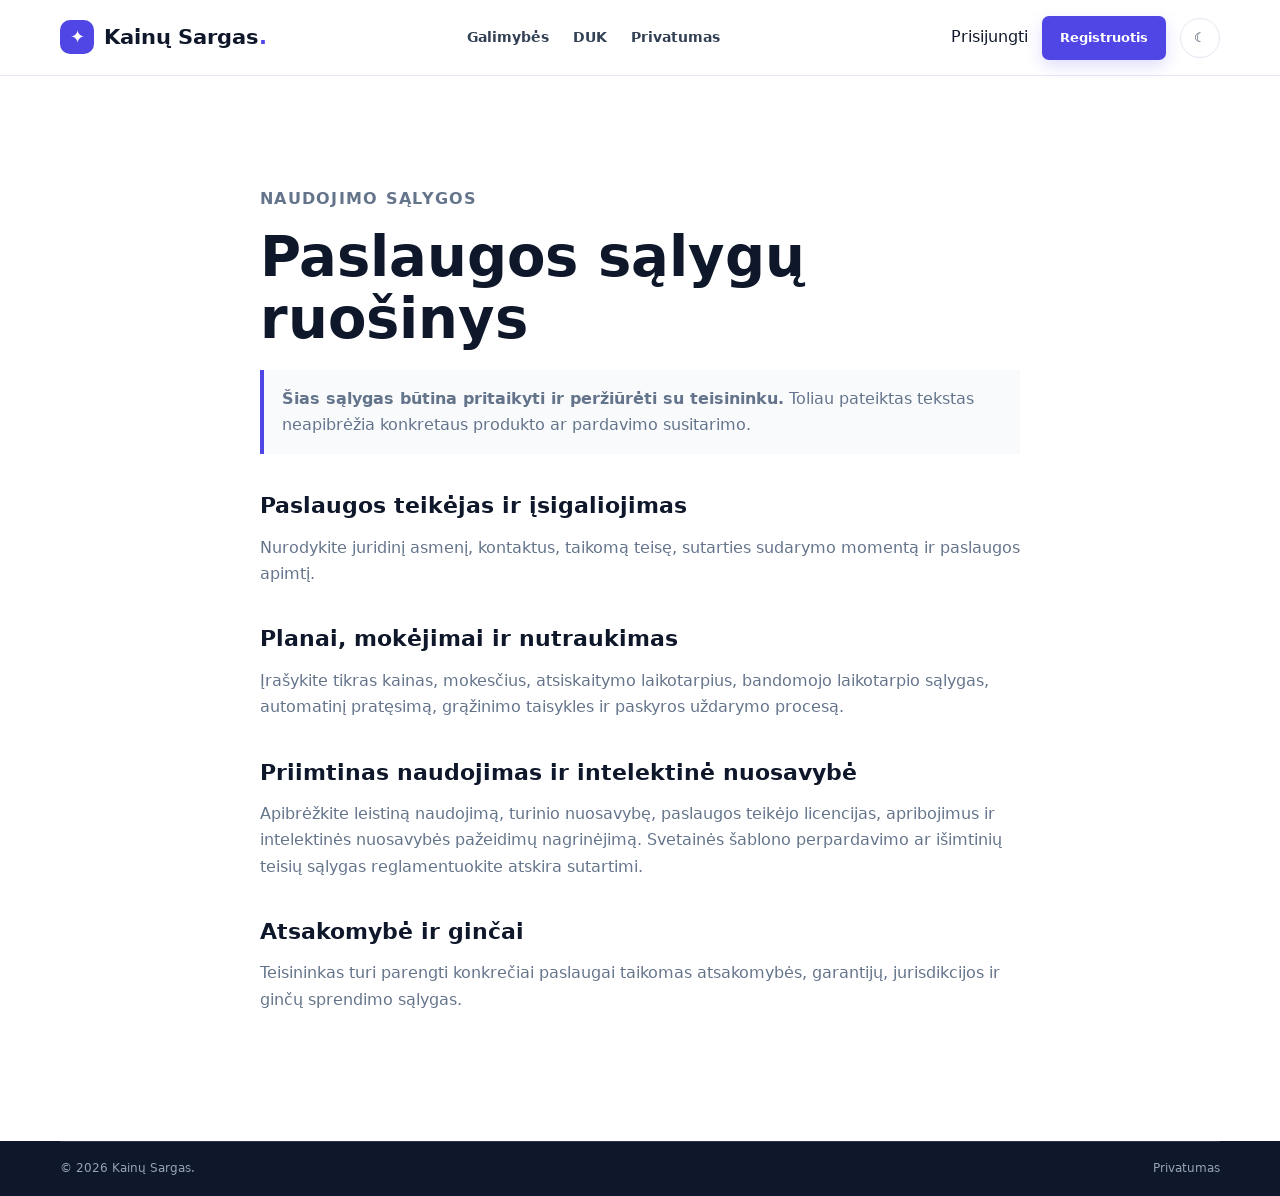
<file: terms.html>
<!doctype html>
<html lang="lt" data-theme="light">
<head>
  <meta charset="utf-8">
  <meta name="viewport" content="width=device-width, initial-scale=1">
  <meta name="theme-color" content="#4f46e5">
  <meta name="description" content="Paslaugos naudojimo sąlygų ruošinys, kurį reikia pritaikyti ir teisiškai peržiūrėti.">
  <title>Naudojimo sąlygos – Kainų Sargas</title>
  <link rel="icon" href="assets/favicon.svg" type="image/svg+xml">
  <script src="site-config.js"></script>
  <script src="theme-init.js"></script>
  <link rel="stylesheet" href="style.css">
  <script src="script.js" defer></script>
</head>
<body class="document-page">
  <a class="skip-link" href="#main">Pereiti prie turinio</a>
  <header class="site-header">
    <div class="container header-inner">
      <a class="brand" href="index.html" data-brand-home><span class="brand-mark" aria-hidden="true"><span class="icon icon-compass"></span></span><span><span data-brand-name>Kainų Sargas</span><span class="brand-period">.</span></span></a>
      <nav class="document-nav" aria-label="Puslapio navigacija"><a href="index.html#features">Galimybės</a><a href="index.html#faq">DUK</a><a href="privacy.html">Privatumas</a></nav>
      <div class="header-actions document-header-actions"><a data-auth-nav="login" href="login.html">Prisijungti</a><a data-auth-nav="register" class="button button-primary button-small" href="register.html">Registruotis</a><a data-auth-nav="dashboard" class="button button-primary button-small" href="dashboard.html" hidden>Mano paskyra</a><button class="theme-toggle document-theme-toggle" type="button" aria-label="Įjungti tamsią temą" aria-pressed="false"><span class="icon icon-moon" aria-hidden="true"></span><span class="theme-toggle-label">Tamsi tema</span></button></div>
    </div>
  </header>
  <main class="document-content container" id="main">
    <p class="eyebrow">Naudojimo sąlygos</p>
    <h1>Paslaugos sąlygų ruošinys</h1>
    <p class="template-disclaimer"><strong>Šias sąlygas būtina pritaikyti ir peržiūrėti su teisininku.</strong> Toliau pateiktas tekstas neapibrėžia konkretaus produkto ar pardavimo susitarimo.</p>
    <h2>Paslaugos teikėjas ir įsigaliojimas</h2>
    <p>Nurodykite juridinį asmenį, kontaktus, taikomą teisę, sutarties sudarymo momentą ir paslaugos apimtį.</p>
    <h2>Planai, mokėjimai ir nutraukimas</h2>
    <p>Įrašykite tikras kainas, mokesčius, atsiskaitymo laikotarpius, bandomojo laikotarpio sąlygas, automatinį pratęsimą, grąžinimo taisykles ir paskyros uždarymo procesą.</p>
    <h2>Priimtinas naudojimas ir intelektinė nuosavybė</h2>
    <p>Apibrėžkite leistiną naudojimą, turinio nuosavybę, paslaugos teikėjo licencijas, apribojimus ir intelektinės nuosavybės pažeidimų nagrinėjimą. Svetainės šablono perpardavimo ar išimtinių teisių sąlygas reglamentuokite atskira sutartimi.</p>
    <h2>Atsakomybė ir ginčai</h2>
    <p>Teisininkas turi parengti konkrečiai paslaugai taikomas atsakomybės, garantijų, jurisdikcijos ir ginčų sprendimo sąlygas.</p>
  </main>
  <footer class="site-footer"><div class="container footer-bottom"><p>© <span id="current-year">2026</span> <span data-brand-name>Kainų Sargas</span>.</p><a href="privacy.html">Privatumas</a></div></footer>
</body>
</html>
</file>
<file: style.css>
@font-face {
  font-display: swap;
  font-family: "SaaS Template Sans";
  font-style: normal;
  font-weight: 400;
  src: url("assets/fonts/DejaVuSans.ttf") format("truetype");
}

@font-face {
  font-display: swap;
  font-family: "SaaS Template Sans";
  font-style: normal;
  font-weight: 700;
  src: url("assets/fonts/DejaVuSans-Bold.ttf") format("truetype");
}

/* Design tokens make brand customization straightforward for template buyers. */
:root {
  color-scheme: light;
  --color-primary: #4f46e5;
  --color-browser-chrome: #4f46e5;
  --color-primary-shade: #000000;
  --color-primary-highlight: #ffffff;
  --color-primary-dark: color-mix(in srgb, var(--color-primary) 50%, var(--color-primary-highlight));
  --color-primary-strong: color-mix(in srgb, var(--color-primary) 88%, var(--color-primary-shade));
  --color-primary-button-text: #ffffff;
  --color-primary-soft: color-mix(in srgb, var(--color-primary) 9%, var(--color-page));
  --color-ink: #0f172a;
  --color-ink-soft: #334155;
  --color-muted: #64748b;
  --color-faint: #5b6576;
  --color-page: #ffffff;
  --color-surface: #ffffff;
  --color-soft: #f8fafc;
  --color-soft-alt: #f1f5f9;
  --color-border: #e2e8f0;
  --color-mint: #a7f3d0;
  --color-coral: #fb7185;
  --color-amber: #fbbf24;
  --color-success: #047857;
  --color-error: #b91c1c;
  --color-white: #ffffff;
  --color-star: #f59e0b;
  --color-window-red: #fb7185;
  --color-window-yellow: #fbbf24;
  --color-window-green: #34d399;
  --color-project-green: #10b981;
  --color-icon-coral-bg: #fff1f2;
  --color-icon-coral-fg: #e11d48;
  --color-icon-mint-bg: #ecfdf5;
  --color-icon-mint-fg: #059669;
  --color-icon-amber-bg: #fffbeb;
  --color-icon-amber-fg: #d97706;
  --color-icon-blue-bg: #eff6ff;
  --color-icon-blue-fg: #2563eb;
  --color-icon-pink-bg: #fdf2f8;
  --color-icon-pink-fg: #db2777;
  --color-footer-bg: #0f172a;
  --color-footer-text: #f8fafc;
  --color-footer-muted: #94a3b8;
  --color-footer-accent: #a5b4fc;
  --color-footer-border: #293548;
  --color-backdrop: rgb(15 23 42 / 64%);
  --shadow-card: 0 12px 32px rgb(15 23 42 / 6%);
  --shadow-float: 0 24px 64px rgb(15 23 42 / 14%);
  --shadow-button: 0 6px 16px color-mix(in srgb, var(--color-primary) 18%, transparent);
  --shadow-button-hover: 0 9px 20px color-mix(in srgb, var(--color-primary) 24%, transparent);
  --font-body: "SaaS Template Sans", sans-serif;
  --font-display: "SaaS Template Sans", sans-serif;
  --container-width: 1160px;
  --header-height: 76px;
}

/* Theme overrides are activated by the root data-theme attribute. */
html[data-theme="dark"] {
  color-scheme: dark;
  --color-browser-chrome: #0b1120;
  --color-primary-button-text: #0f172a;
  --color-ink: #f1f5f9;
  --color-ink-soft: #cbd5e1;
  --color-muted: #94a3b8;
  --color-faint: #a6b4c7;
  --color-page: #0b1120;
  --color-surface: #111827;
  --color-soft: #0f172a;
  --color-soft-alt: #1e293b;
  --color-border: #293548;
  --color-primary-soft: color-mix(in srgb, var(--color-primary) 16%, var(--color-surface));
  --color-success: #6ee7b7;
  --color-error: #fca5a5;
  --color-icon-coral-bg: #3a1d2a;
  --color-icon-coral-fg: #fda4af;
  --color-icon-mint-bg: #14352d;
  --color-icon-mint-fg: #6ee7b7;
  --color-icon-amber-bg: #3a3019;
  --color-icon-amber-fg: #fcd34d;
  --color-icon-blue-bg: #172e49;
  --color-icon-blue-fg: #93c5fd;
  --color-icon-pink-bg: #3c1d36;
  --color-icon-pink-fg: #f9a8d4;
  --shadow-card: 0 12px 32px rgb(0 0 0 / 18%);
  --shadow-float: 0 24px 64px rgb(0 0 0 / 34%);
}

html[data-theme="dark"] body {
  --color-primary: var(--color-primary-dark);
  --color-primary-strong: color-mix(in srgb, var(--color-primary) 80%, var(--color-primary-highlight));
}

*,
*::before,
*::after {
  box-sizing: border-box;
}

[hidden] {
  display: none !important;
}

html {
  scroll-behavior: smooth;
  scroll-padding-top: calc(var(--header-height) + 16px);
}

body {
  margin: 0;
  background: var(--color-page);
  color: var(--color-ink);
  font-family: var(--font-body);
  font-size: 16px;
  line-height: 1.65;
  transition: background-color 0.3s ease, color 0.3s ease;
}

body,
button,
input,
textarea {
  font-family: var(--font-body);
}

body.menu-open {
  overflow: hidden;
}

.icon {
  display: inline-grid;
  flex: 0 0 auto;
  place-items: center;
  font-family: var(--font-body);
  font-size: 1em;
  font-style: normal;
  font-weight: 700;
  line-height: 1;
}

.icon-arrow-right::before { content: "→"; }
.icon-bolt::before { content: "↯"; }
.icon-calendar::before { content: "▦"; }
.icon-chart-line::before { content: "↗"; }
.icon-chart-pie::before { content: "◔"; }
.icon-check::before { content: "✓"; }
.icon-circle-nodes::before { content: "◉"; }
.icon-compass::before { content: "✦"; }
.icon-diagram-project::before { content: "→"; }
.icon-envelope::before { content: "✉"; }
.icon-folder::before { content: "▱"; }
.icon-leaf::before { content: "❧"; }
.icon-lock::before { content: "▣"; }
.icon-moon::before { content: "☾"; }
.icon-people-group::before { content: "♧"; }
.icon-play::before { content: "▸"; }
.icon-plug::before { content: "↗"; }
.icon-shield-halved::before { content: "◇"; }
.icon-sun::before { content: "☼"; }
.icon-table-columns::before { content: "▥"; }
.icon-wand-magic-sparkles::before { content: "✧"; }
.icon-wave-square::before { content: "≈"; }
.icon-xmark::before { content: "×"; }

.icon-arrow-right { font-size: 1.05em; }
.icon-compass { font-size: 1.1em; }
.icon-play { font-size: 12px; }

button,
a {
  -webkit-tap-highlight-color: transparent;
}

a {
  color: inherit;
  text-decoration: none;
}

button {
  color: inherit;
}

img {
  display: block;
  max-width: 100%;
}

::selection {
  background: var(--color-primary);
  color: var(--color-primary-button-text);
}

:focus-visible {
  outline: 3px solid var(--color-primary);
  outline-offset: 4px;
}

.container {
  width: min(var(--container-width), calc(100% - 48px));
  margin-inline: auto;
}

.document-nav {
  display: flex;
  align-items: center;
  gap: 24px;
  color: var(--color-ink-soft);
  font-size: 14px;
  font-weight: 700;
}

.document-nav a:hover,
.document-content a:not(.button) {
  color: var(--color-primary);
}

.document-content {
  width: min(760px, calc(100% - 48px));
  min-height: calc(100vh - var(--header-height) - 56px);
  margin-inline: auto;
  padding-block: clamp(64px, 10vw, 112px);
}

.access-layout {
  display: block;
  width: min(100%, 640px);
  max-width: 640px;
  min-height: auto;
  margin-inline: auto;
  padding-block: clamp(52px, 8vw, 96px);
}

.access-panel h1,
.access-panel h2 {
  margin-bottom: 14px;
}

.access-panel > p:not(.eyebrow) {
  color: var(--color-muted);
}

.access-form {
  margin-top: 26px;
}

.auth-fields {
  display: grid;
  gap: 16px;
  min-width: 0;
  margin: 0;
  padding: 0;
  border: 0;
}

.auth-page .document-header-actions > a:not(.button) {
  display: flex;
  min-height: 44px;
  align-items: center;
}

.auth-page .document-header-actions .button-small {
  min-height: 44px;
}

.auth-page .document-header-actions .theme-toggle {
  width: 44px;
  height: 44px;
}

.auth-page .form-field input {
  min-height: 44px;
}

.auth-page .access-panel > p:not(.eyebrow) {
  color: var(--color-ink-soft);
}

.auth-consent label {
  min-height: 44px;
  align-items: center;
}

.auth-consent input {
  width: 44px;
  height: 44px;
  margin: 0;
}

.auth-notice,
.auth-message {
  margin-block: 14px;
  padding: 12px 14px;
  border: 1px solid var(--color-border);
  border-radius: 6px;
  background: var(--color-soft);
  color: var(--color-ink-soft);
  font-size: 13px;
}

.auth-message:empty {
  display: none;
}

.auth-message.is-error {
  border-color: var(--color-error);
  color: var(--color-error);
}

.auth-message a,
.auth-links a {
  color: var(--color-primary);
  text-decoration: underline;
  text-underline-offset: 2px;
}

.auth-links {
  display: flex;
  flex-wrap: wrap;
  gap: 12px 20px;
}

.auth-links a,
.auth-page .access-panel > p:not(.eyebrow) > a {
  display: inline-flex;
  min-height: 44px;
  align-items: center;
}

.form-privacy a {
  color: var(--color-primary);
  text-decoration: underline;
  text-underline-offset: 2px;
}

.form-consent label {
  display: flex;
  align-items: flex-start;
  gap: 9px;
  font-size: 13px;
  line-height: 1.5;
}

.form-consent input {
  width: 24px;
  height: 24px;
  flex: 0 0 auto;
  margin: 2px 0 0;
  accent-color: var(--color-primary);
}

.form-consent a {
  color: var(--color-primary);
  text-decoration: underline;
  text-underline-offset: 2px;
}

.document-content h1 {
  margin-bottom: 20px;
  font-size: clamp(36px, 6vw, 56px);
  line-height: 1.1;
}

.document-content h2 {
  margin: 34px 0 10px;
  font-size: 22px;
}

.document-content p {
  color: var(--color-muted);
  font-size: 16px;
}

.document-content .template-disclaimer {
  padding: 16px 18px;
  border-left: 4px solid var(--color-primary);
  background: var(--color-soft);
}

.error-page {
  display: flex;
  min-height: 100vh;
  align-items: flex-start;
  flex-direction: column;
  justify-content: center;
}

.skip-link {
  position: fixed;
  z-index: 100;
  top: 12px;
  left: 12px;
  padding: 10px 16px;
  transform: translateY(-160%);
  border-radius: 6px;
  background: var(--color-ink);
  color: var(--color-page);
}

.visually-hidden {
  position: absolute;
  width: 1px;
  height: 1px;
  overflow: hidden;
  clip: rect(0, 0, 0, 0);
  clip-path: inset(50%);
  white-space: nowrap;
}

.skip-link:focus {
  transform: translateY(0);
}

/* Header and shared button styles. */
.site-header {
  position: sticky;
  z-index: 30;
  top: 0;
  height: var(--header-height);
  border-bottom: 1px solid var(--color-border);
  background: color-mix(in srgb, var(--color-page) 92%, transparent);
  backdrop-filter: blur(16px);
}

.header-inner,
.brand,
.primary-navigation,
.header-actions,
.theme-toggle,
.button {
  display: flex;
  align-items: center;
}

.header-inner {
  height: 100%;
  justify-content: space-between;
}

.brand {
  gap: 10px;
  flex: 0 0 auto;
  font-family: var(--font-display);
  font-size: 21px;
  font-weight: 800;
  letter-spacing: 0;
}

.brand-mark {
  display: grid;
  width: 34px;
  aspect-ratio: 1;
  place-items: center;
  border-radius: 10px;
  background: var(--color-primary);
  color: var(--color-primary-button-text);
  font-size: 16px;
}

.brand-period {
  color: var(--color-primary);
}

.primary-navigation {
  gap: clamp(18px, 2.5vw, 34px);
  margin-left: auto;
  color: var(--color-ink-soft);
  font-size: 13px;
  font-weight: 600;
}

.primary-navigation > a,
.footer-links a {
  transition: color 0.2s ease;
}

.primary-navigation > a:hover,
.footer-links a:hover {
  color: var(--color-primary);
}

.header-actions {
  gap: 14px;
  margin-left: 32px;
}

.header-actions [data-auth-nav] {
  display: flex;
  min-height: 44px;
  align-items: center;
}

.header-actions [data-auth-nav].button {
  min-height: 44px;
}

.theme-toggle {
  width: 40px;
  height: 40px;
  justify-content: center;
  border: 1px solid var(--color-border);
  border-radius: 50%;
  background: var(--color-surface);
  color: var(--color-ink-soft);
  cursor: pointer;
  transition: color 0.2s ease, border-color 0.2s ease, transform 0.2s ease;
}

.theme-toggle:hover {
  transform: rotate(-10deg);
  border-color: var(--color-primary);
  color: var(--color-primary);
}

.theme-toggle-label {
  display: none;
}

.button {
  min-height: 48px;
  justify-content: center;
  gap: 10px;
  padding: 0 20px;
  border: 1px solid transparent;
  border-radius: 7px;
  font-size: 14px;
  font-weight: 700;
  line-height: 1.2;
  cursor: pointer;
  transition: transform 0.2s ease, background-color 0.2s ease, border-color 0.2s ease, box-shadow 0.2s ease;
}

.button:hover {
  transform: translateY(-2px);
}

.button-primary {
  background: var(--color-primary);
  color: var(--color-primary-button-text);
  box-shadow: var(--shadow-button);
}

.button-primary:hover {
  background: var(--color-primary-strong);
  box-shadow: var(--shadow-button-hover);
}

.button-small {
  min-height: 42px;
  padding-inline: 17px;
  font-size: 13px;
}

.button-secondary {
  border-color: var(--color-border);
  background: var(--color-surface);
  color: var(--color-ink);
}

.button-secondary:hover {
  border-color: var(--color-primary);
  color: var(--color-primary);
}

.menu-toggle,
.mobile-nav-actions {
  display: none;
}

/* Hero combines concise copy with a readable, responsive product preview. */
.section-shell {
  overflow: hidden;
  background-color: var(--color-soft);
  background-image: radial-gradient(var(--color-border) 0.7px, transparent 0.7px);
  background-position: center 10px;
  background-size: 22px 22px;
}

.hero-layout {
  display: grid;
  min-height: 580px;
  grid-template-columns: minmax(0, 0.85fr) minmax(0, 1.15fr);
  align-items: center;
  gap: 42px;
  padding-block: 74px 60px;
}

.hero-copy {
  position: relative;
  z-index: 2;
  padding-bottom: 10px;
  animation: rise-in 0.7s both;
}

.eyebrow {
  display: flex;
  align-items: center;
  gap: 9px;
  margin: 0 0 16px;
  color: var(--color-primary);
  font-size: 12px;
  font-weight: 800;
  letter-spacing: 0.08em;
  line-height: 1.4;
  text-transform: uppercase;
}

.eyebrow-dot {
  width: 8px;
  aspect-ratio: 1;
  border-radius: 50%;
  background: var(--color-mint);
  box-shadow: 0 0 0 4px color-mix(in srgb, var(--color-mint) 28%, transparent);
}

h1,
h2,
h3,
p {
  margin-top: 0;
}

h1,
h2,
h3 {
  font-family: var(--font-display);
  letter-spacing: 0;
}

.hero h1 {
  max-width: 560px;
  margin-bottom: 20px;
  font-size: clamp(48px, 5.6vw, 72px);
  font-weight: 800;
  line-height: 1.05;
}

.hero h1 span,
.section-heading h2 span,
.contact-copy h2 span {
  color: var(--color-primary);
}

.hero-description {
  max-width: 445px;
  margin-bottom: 28px;
  color: var(--color-muted);
  font-size: 17px;
  line-height: 1.75;
}

.hero-actions {
  display: flex;
  flex-wrap: wrap;
  gap: 12px;
}

.account-ready-action {
  justify-content: center;
}

.hero-plan-card {
  position: relative;
  z-index: 1;
  padding: 28px;
  border: 1px solid var(--color-border);
  border-radius: 12px;
  background: var(--color-surface);
  box-shadow: var(--shadow-float);
}

.hero-plan-card h2 {
  margin-bottom: 20px;
  font-size: 24px;
}

.hero-plan-card .steps-grid {
  grid-template-columns: 1fr;
  gap: 10px;
}

.hero-plan-card .steps-grid > li {
  display: grid;
  grid-template-columns: 32px minmax(0, 1fr);
  gap: 0 10px;
  padding: 13px 14px;
}

.hero-plan-card .step-number {
  grid-row: span 2;
}

.hero-plan-card .steps-grid h3 {
  margin: 0 0 4px;
}

.hero-plan-card .steps-grid p {
  margin: 0;
  font-size: 12px;
}

/* Reusable section rhythm keeps the long page easy to scan. */
.section {
  padding-block: 102px;
}

.section-soft {
  background: var(--color-soft);
}

.section-heading {
  max-width: 630px;
  margin: 0 auto 46px;
  text-align: center;
}

.section-heading .eyebrow {
  justify-content: center;
}

.section-heading h2,
.contact-copy h2 {
  margin-bottom: 13px;
  font-size: clamp(34px, 4vw, 46px);
  font-weight: 800;
  line-height: 1.15;
}

.section-heading > p:last-child {
  max-width: 520px;
  margin: 0 auto;
  color: var(--color-muted);
  font-size: 15px;
}

.feature-grid {
  display: grid;
  grid-template-columns: repeat(3, minmax(0, 1fr));
  gap: 18px;
}

.feature-card {
  transition: transform 0.3s ease, box-shadow 0.3s ease, border-color 0.3s ease;
}

.feature-card:hover {
  transform: translateY(-4px) scale(1.015);
  box-shadow: var(--shadow-card);
}

.feature-card {
  min-height: 242px;
  padding: 26px 24px 22px;
  border: 1px solid var(--color-border);
  border-radius: 8px;
  background: var(--color-surface);
}

.feature-icon {
  display: grid;
  width: 43px;
  aspect-ratio: 1;
  margin-bottom: 18px;
  place-items: center;
  border-radius: 11px;
  font-size: 17px;
}

.icon-indigo { background: var(--color-primary-soft); color: var(--color-primary); }
.icon-coral { background: var(--color-icon-coral-bg); color: var(--color-icon-coral-fg); }
.icon-mint { background: var(--color-icon-mint-bg); color: var(--color-icon-mint-fg); }
.icon-amber { background: var(--color-icon-amber-bg); color: var(--color-icon-amber-fg); }
.icon-blue { background: var(--color-icon-blue-bg); color: var(--color-icon-blue-fg); }
.icon-pink { background: var(--color-icon-pink-bg); color: var(--color-icon-pink-fg); }

.feature-card h3 {
  margin-bottom: 8px;
  font-size: 17px;
  font-weight: 800;
}

.feature-card p {
  margin-bottom: 16px;
  color: var(--color-muted);
  font-size: 13px;
  line-height: 1.7;
}

.text-link {
  display: inline-flex;
  align-items: center;
  gap: 7px;
  color: var(--color-primary);
  font-size: 12px;
  font-weight: 700;
}

.text-link .icon,
.button .icon {
  transition: transform 0.2s ease;
}

.text-link:hover .icon,
.button:hover .icon:last-child {
  transform: translateX(3px);
}

.faq-section {
  background: var(--color-page);
}

.steps-grid {
  display: grid;
  grid-template-columns: repeat(3, minmax(0, 1fr));
  gap: 24px;
  margin: 0;
  padding: 0;
  list-style: none;
}

.steps-grid > li {
  min-width: 0;
  padding: 22px 20px;
  border-top: 2px solid var(--color-primary);
  background: var(--color-surface);
}

.step-number {
  color: var(--color-primary);
  font-size: 13px;
  font-weight: 800;
}

.steps-grid h3 {
  margin: 14px 0 8px;
  font-size: 17px;
}

.steps-grid p {
  margin: 0 0 8px;
  color: var(--color-muted);
  font-size: 14px;
}

.faq-layout {
  display: grid;
  grid-template-columns: minmax(240px, 0.75fr) minmax(0, 1.25fr);
  gap: 64px;
}

.faq-list details {
  padding: 16px 0;
  border-bottom: 1px solid var(--color-border);
}

.faq-list summary {
  color: var(--color-ink);
  font-weight: 700;
  cursor: pointer;
}

.faq-list p {
  margin: 10px 0 0;
  color: var(--color-muted);
  font-size: 14px;
}

.sample-content-note {
  margin: 12px auto 0;
  color: var(--color-muted);
  font-size: 12px;
}

/* Contact form feedback is visible inline and does not require a page reload. */
.contact-section {
  overflow: hidden;
  background: var(--color-soft);
}

.contact-layout {
  display: grid;
  grid-template-columns: minmax(0, 0.85fr) minmax(0, 1fr);
  align-items: start;
  gap: 90px;
}

.contact-copy {
  position: sticky;
  top: calc(var(--header-height) + 42px);
  padding-top: 16px;
}

.contact-copy h2 {
  max-width: 430px;
}

.contact-copy > p:not(.eyebrow) {
  max-width: 380px;
  margin-bottom: 25px;
  color: var(--color-muted);
  font-size: 14px;
}

.contact-email {
  display: inline-flex;
  align-items: center;
  gap: 9px;
  color: var(--color-primary);
  font-size: 13px;
  font-weight: 700;
}

.contact-form {
  display: grid;
  gap: 16px;
  padding: 28px;
  border: 1px solid var(--color-border);
  border-radius: 9px;
  background: var(--color-surface);
  box-shadow: var(--shadow-card);
}

.form-field {
  display: grid;
  gap: 6px;
}

.form-field label {
  font-size: 12px;
  font-weight: 700;
}

.form-field input,
.form-field textarea {
  width: 100%;
  border: 1px solid var(--color-border);
  border-radius: 6px;
  background: var(--color-page);
  color: var(--color-ink);
  font-size: 12px;
  outline: none;
  transition: border-color 0.2s ease, box-shadow 0.2s ease;
}

.form-field input {
  height: 43px;
  padding-inline: 12px;
}

.form-field textarea {
  min-height: 112px;
  padding: 11px 12px;
  resize: vertical;
}

.form-field input::placeholder,
.form-field textarea::placeholder {
  color: var(--color-faint);
}

.form-field input:focus,
.form-field textarea:focus {
  border-color: var(--color-primary);
  box-shadow: 0 0 0 3px color-mix(in srgb, var(--color-primary) 14%, transparent);
}

.form-field [aria-invalid="true"] {
  border-color: var(--color-error);
}

.field-error {
  min-height: 0;
  color: var(--color-error);
  font-size: 12px;
}

.field-error:not(:empty) {
  min-height: 14px;
}

.form-submit {
  width: 100%;
  margin-top: 1px;
}

.form-privacy {
  margin: -5px 0 0;
  color: var(--color-muted);
  font-size: 12px;
  text-align: center;
}

.form-privacy .icon { margin-right: 4px; color: var(--color-success); }

/* Footer groups related links without adding unnecessary visual containers. */
.site-footer {
  background: var(--color-footer-bg);
  color: var(--color-footer-text);
}

.footer-main {
  display: grid;
  grid-template-columns: 1.4fr 0.8fr 0.8fr 1fr;
  gap: 40px;
  padding-block: 58px 46px;
}

.site-footer .brand-period { color: var(--color-footer-accent); }

.footer-brand-block > p {
  margin: 13px 0 0;
  color: var(--color-footer-muted);
  font-size: 12px;
}

.footer-links,
.footer-contact {
  display: flex;
  align-items: flex-start;
  flex-direction: column;
  gap: 8px;
}

.footer-links h2,
.footer-contact h2 {
  margin: 3px 0 7px;
  color: var(--color-footer-text);
  font-family: var(--font-body);
  font-size: 12px;
  font-weight: 700;
}

.footer-links a {
  color: var(--color-footer-muted);
  font-size: 12px;
}

.footer-contact .contact-email {
  max-width: 100%;
  min-width: 0;
  color: var(--color-footer-text);
  font-size: 12px;
}

.footer-contact [data-contact-email] {
  min-width: 0;
  overflow-wrap: anywhere;
}

.form-honeypot {
  position: absolute;
  width: 1px;
  height: 1px;
  margin: -1px;
  overflow: hidden;
  clip: rect(0, 0, 0, 0);
  clip-path: inset(50%);
  border: 0;
  white-space: nowrap;
}

.form-submit:disabled {
  cursor: wait;
  opacity: 0.72;
}

.footer-bottom {
  display: flex;
  min-height: 55px;
  align-items: center;
  justify-content: space-between;
  gap: 16px;
  border-top: 1px solid var(--color-footer-border);
  color: var(--color-footer-muted);
  font-size: 12px;
}

.footer-bottom p { margin: 0; }

/* Notification state. */
.toast-close {
  display: grid;
  width: 34px;
  aspect-ratio: 1;
  place-items: center;
  border: 1px solid var(--color-border);
  border-radius: 50%;
  background: var(--color-surface);
  color: var(--color-muted);
  cursor: pointer;
}

.toast {
  position: fixed;
  z-index: 60;
  right: 24px;
  bottom: 24px;
  display: flex;
  width: min(380px, calc(100% - 32px));
  align-items: center;
  gap: 12px;
  padding: 15px;
  border: 1px solid var(--color-border);
  border-radius: 8px;
  background: var(--color-surface);
  box-shadow: var(--shadow-float);
  opacity: 0;
  pointer-events: none;
  transform: translateY(16px);
  transition: opacity 0.25s ease, transform 0.25s ease;
}

.toast.is-visible {
  opacity: 1;
  pointer-events: auto;
  transform: translateY(0);
}

.toast-icon {
  display: grid;
  width: 35px;
  aspect-ratio: 1;
  flex: 0 0 auto;
  place-items: center;
  border-radius: 50%;
  background: color-mix(in srgb, var(--color-mint) 40%, transparent);
  color: var(--color-success);
}

.toast > div { flex: 1; }
.toast strong,
.toast > div > span { display: block; line-height: 1.45; }
.toast strong { font-size: 12px; }
.toast > div > span { color: var(--color-muted); font-size: 12px; }
.toast-close { width: 28px; font-size: 12px; }

@keyframes rise-in {
  from { opacity: 0; transform: translateY(18px); }
  to { opacity: 1; transform: translateY(0); }
}

/* Tablet layout keeps cards roomy before navigation changes to a drawer. */
@media (max-width: 960px) {
  :root { --header-height: 70px; }

  .primary-navigation { gap: 17px; font-size: 12px; }
  .header-actions { gap: 9px; margin-left: 18px; }
  .hero-layout { min-height: 535px; gap: 22px; }
  .hero h1 { font-size: clamp(46px, 6vw, 62px); }
  .section { padding-block: 82px; }
  .contact-layout { gap: 52px; }
}

@media (max-width: 760px) {
  :root { --header-height: 66px; }

  .container { width: min(var(--container-width), calc(100% - 36px)); }

  .menu-toggle {
    display: flex;
    width: 40px;
    height: 40px;
    align-items: center;
    justify-content: center;
    flex-direction: column;
    gap: 5px;
    margin-left: auto;
    border: 1px solid var(--color-border);
    border-radius: 7px;
    background: var(--color-surface);
    cursor: pointer;
  }

  .menu-toggle span {
    width: 16px;
    height: 2px;
    border-radius: 3px;
    background: var(--color-ink);
    transition: transform 0.2s ease, opacity 0.2s ease;
  }

  .menu-toggle[aria-expanded="true"] span:first-child { transform: translateY(7px) rotate(45deg); }
  .menu-toggle[aria-expanded="true"] span:nth-child(2) { opacity: 0; }
  .menu-toggle[aria-expanded="true"] span:last-child { transform: translateY(-7px) rotate(-45deg); }

  .primary-navigation {
    position: absolute;
    top: var(--header-height);
    right: 0;
    left: 0;
    display: none;
    align-items: stretch;
    flex-direction: column;
    gap: 0;
    margin: 0;
    padding: 8px 18px 18px;
    border-bottom: 1px solid var(--color-border);
    background: var(--color-page);
    box-shadow: var(--shadow-card);
  }

  .primary-navigation.is-open { display: flex; }

  .primary-navigation > a {
    padding: 12px 4px;
    border-bottom: 1px solid var(--color-border);
    font-size: 14px;
  }

  .mobile-nav-actions {
    display: flex;
    align-items: center;
    justify-content: space-between;
    gap: 12px;
    padding-top: 14px;
  }

  .mobile-nav-actions > a {
    display: flex;
    min-height: 44px;
    align-items: center;
  }

  .mobile-nav-actions > a.button {
    min-height: 44px;
  }

  .mobile-nav-actions .theme-toggle {
    width: auto;
    height: 40px;
    justify-content: flex-start;
    gap: 9px;
    padding-inline: 12px;
    border-radius: 6px;
    font-size: 12px;
    font-weight: 600;
  }

  .theme-toggle {
    width: auto;
    min-width: 40px;
    gap: 8px;
    padding-inline: 10px;
    border-radius: 6px;
  }
  .theme-toggle-label { display: inline; font-size: 12px; font-weight: 600; }
  .header-actions { gap: 8px; margin-left: 8px; }
  .header-actions > a { display: none; }
  .document-page .document-nav { display: none; }
  .header-actions > a[data-auth-nav] { display: none; }
  .document-header-actions > a[data-auth-nav] { display: flex; }

  .hero-layout {
    min-height: 0;
    grid-template-columns: 1fr;
    gap: 27px;
    padding-block: 62px 35px;
  }

  .hero-copy { max-width: 620px; }
  .hero h1 { max-width: 570px; font-size: clamp(48px, 11vw, 68px); }
  .hero-description { max-width: 520px; font-size: 15px; }

  .section { padding-block: 72px; }
  .section-heading { margin-bottom: 34px; }
  .section-heading h2,
  .contact-copy h2 { font-size: clamp(32px, 8vw, 42px); }
  .feature-grid,
  .steps-grid { grid-template-columns: repeat(2, minmax(0, 1fr)); gap: 14px; }
  .faq-layout { grid-template-columns: 1fr; gap: 16px; }
  .feature-card { min-height: 235px; padding: 21px 18px; }
  .contact-layout { grid-template-columns: 1fr; gap: 28px; }
  .access-layout { width: calc(100% - 32px); max-width: none; }
  .contact-copy { position: static; padding: 0; }
  .contact-copy > p:not(.eyebrow) { max-width: 530px; }
  .contact-form { padding: 23px; }
  .footer-main { grid-template-columns: repeat(2, minmax(0, 1fr)); gap: 32px 22px; padding-block: 44px 36px; }
}

@media (max-width: 480px) {
  .container { width: calc(100% - 32px); }
  .header-inner { gap: 8px; }
  .brand { min-width: 0; min-height: 44px; flex: 0 1 auto; font-size: 18px; }
  .brand > span:last-child { min-width: 0; white-space: nowrap; }
  .menu-toggle { width: 44px; height: 44px; flex-shrink: 0; margin-left: 0; }
  .header-actions .theme-toggle { width: 44px; height: 44px; min-width: 44px; flex: 0 0 44px; gap: 0; padding: 0; }
  .header-actions .theme-toggle-label { display: none; }
  .document-nav { gap: 10px; font-size: 12px; }
  .document-page .document-nav { min-width: 0; flex: 1; overflow-x: auto; white-space: nowrap; scrollbar-width: none; }
  .document-page .document-nav { display: none; }
  .document-header-actions { flex: 0 0 auto; }
  .document-page .brand > span:last-child { display: none; }
  .document-header-actions .theme-toggle-label { display: none; }
  .document-theme-toggle { margin-left: 8px; }
  .hero-layout { padding-top: 48px; }
  .hero h1 { font-size: clamp(38px, 10vw, 48px); }
  .hero-actions .button { min-height: 45px; padding-inline: 14px; font-size: 12px; }
  .section { padding-block: 60px; }
  .section-heading h2,
  .contact-copy h2 { font-size: 33px; }
  .feature-grid,
  .steps-grid { grid-template-columns: 1fr; }
  .feature-card { min-height: 0; }
  .contact-form { padding: 19px 16px; }
  .footer-main { gap: 28px 15px; }
  .footer-bottom { align-items: flex-start; flex-direction: column; justify-content: center; padding-block: 13px; }
  .toast { right: 16px; bottom: 16px; }
}

@media (prefers-reduced-motion: reduce) {
  *,
  *::before,
  *::after {
    scroll-behavior: auto !important;
    animation-duration: 0.01ms !important;
    animation-iteration-count: 1 !important;
    transition-duration: 0.01ms !important;
  }
}
</file>
